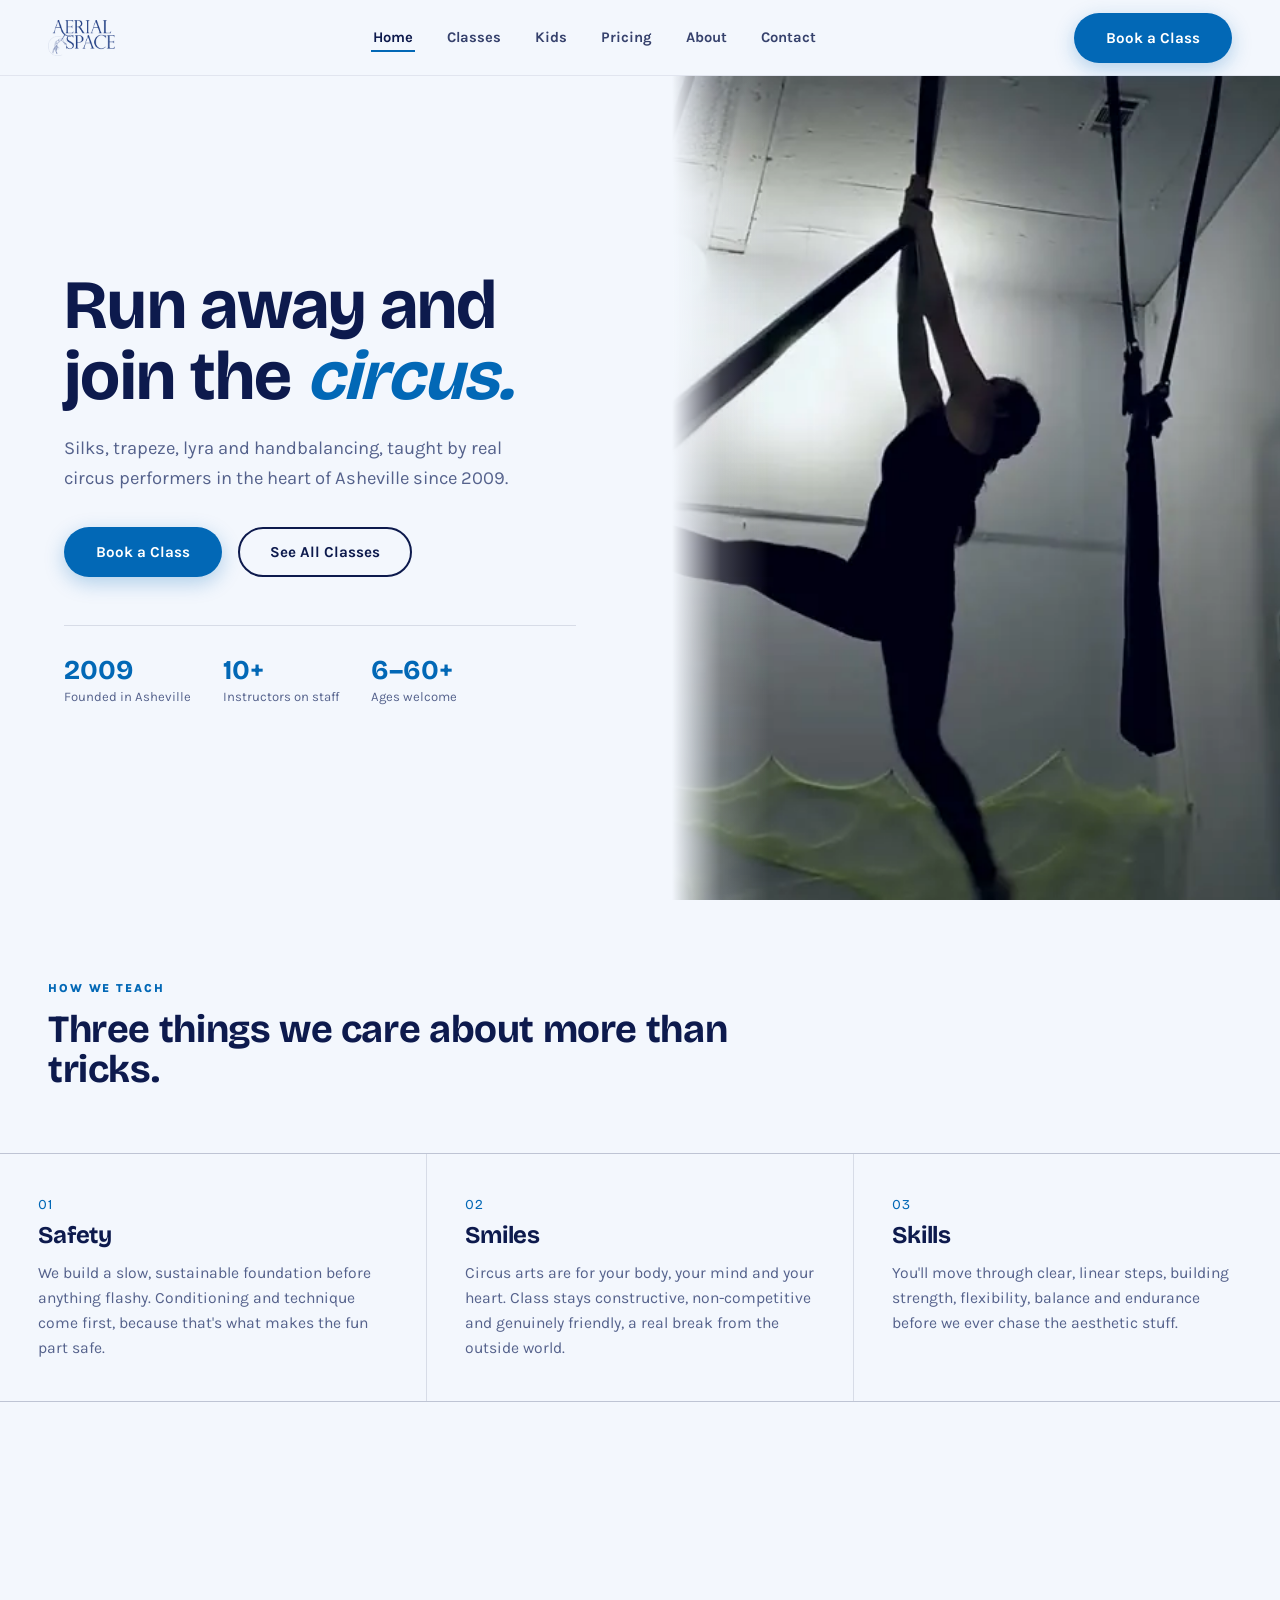
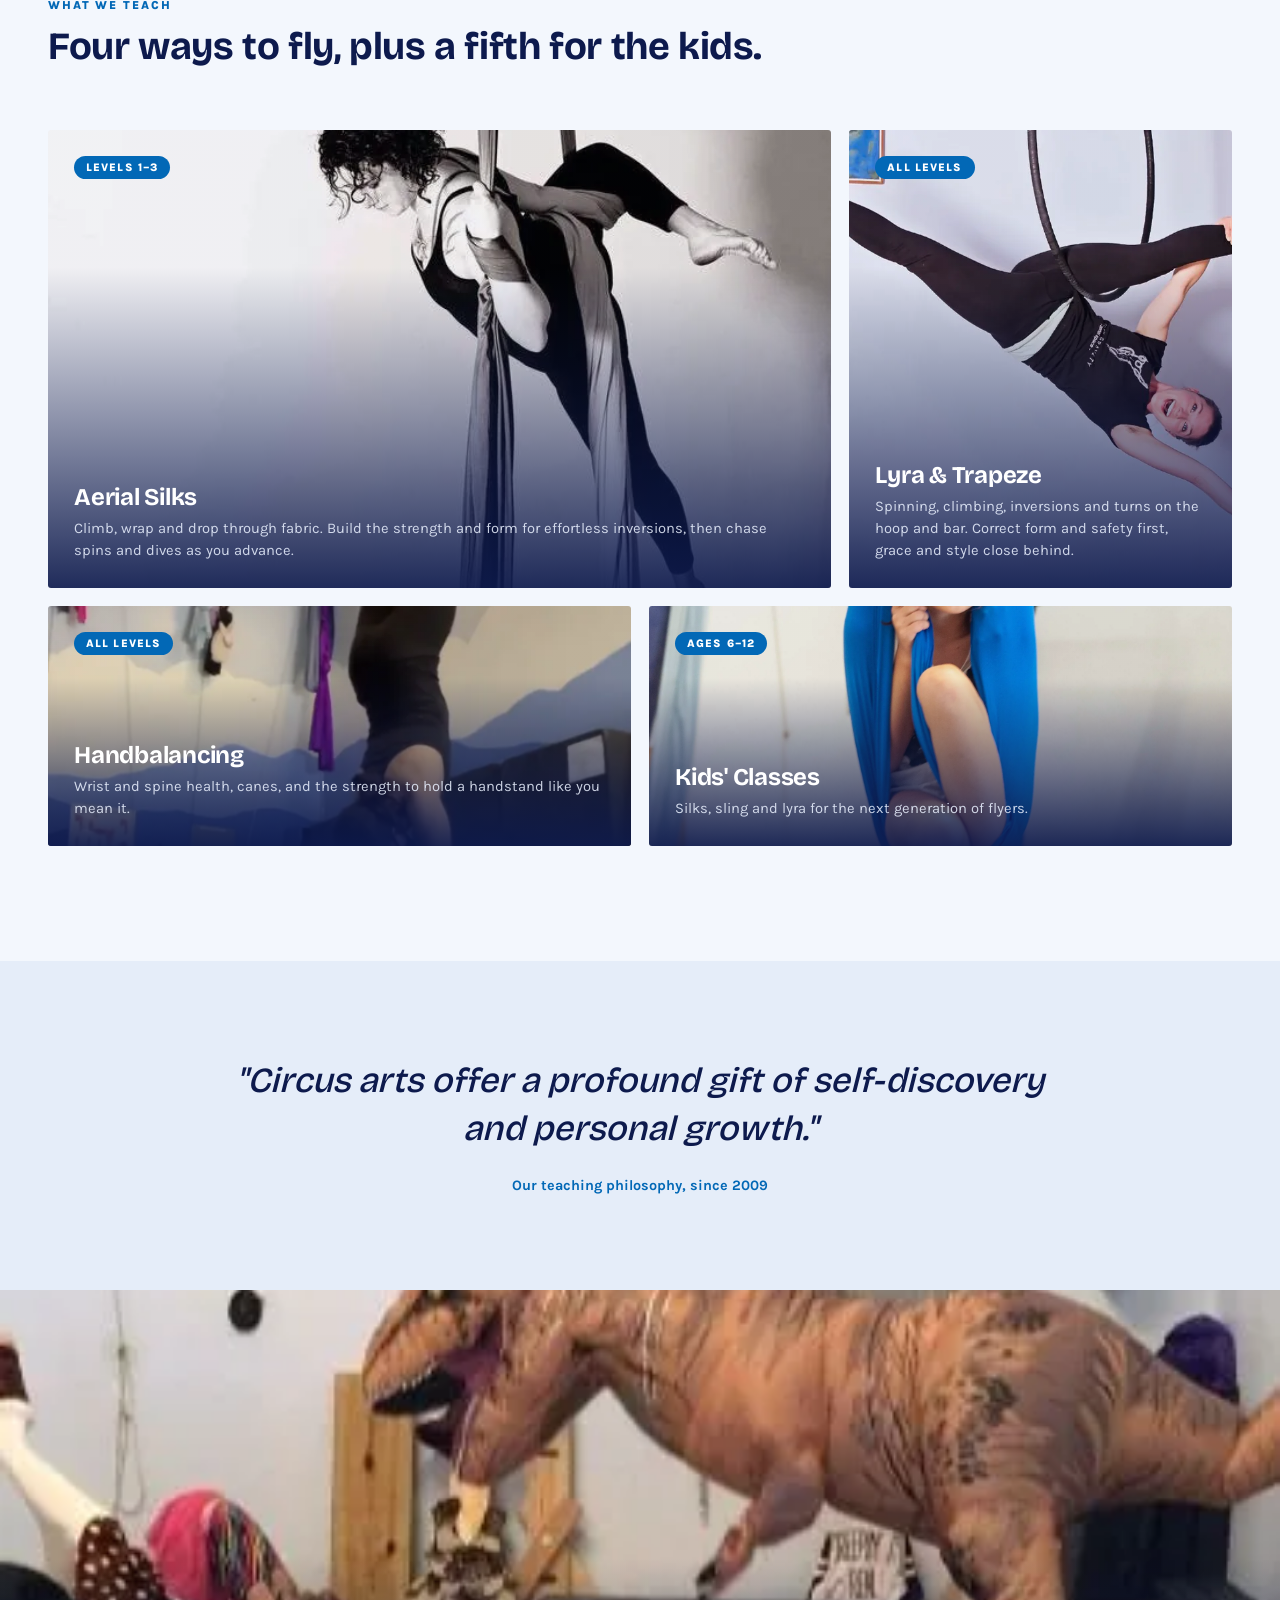
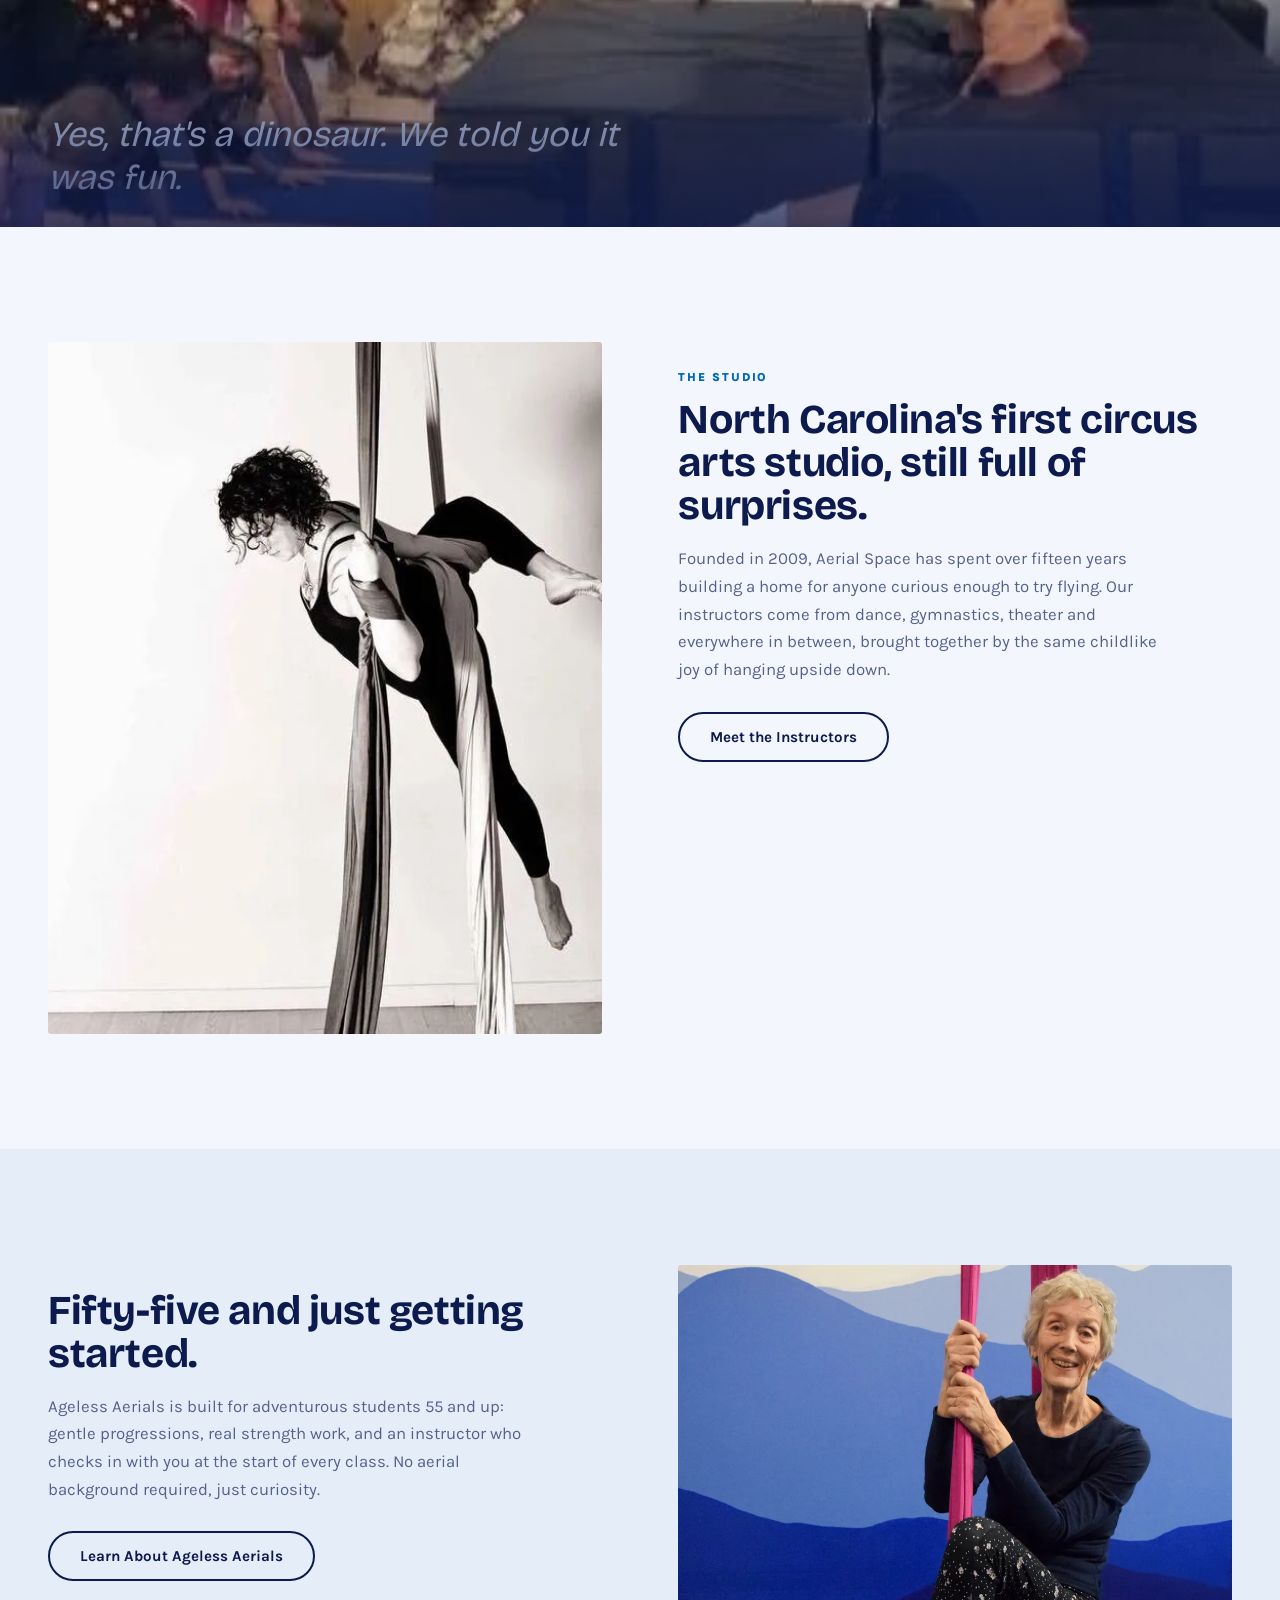
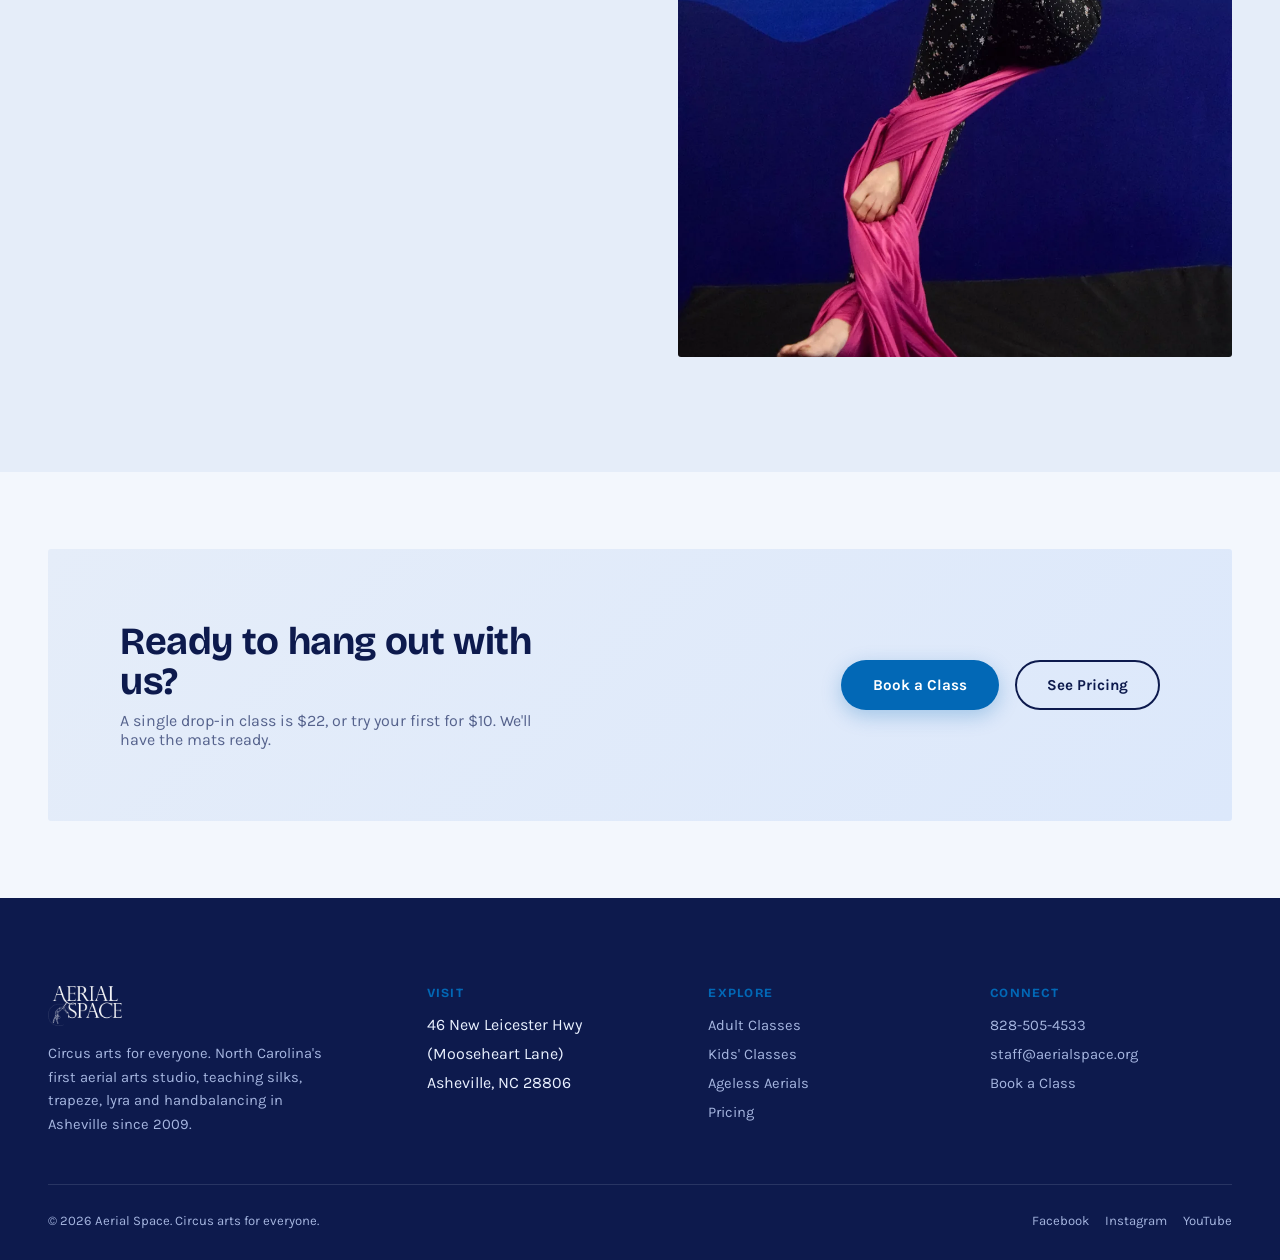
<file: index.html>
<!doctype html>
<html lang="en">
<head>
<meta charset="UTF-8">
<meta name="viewport" content="width=device-width, initial-scale=1.0">
<title>Aerial Space | Circus Arts For Everyone, Asheville NC</title>
<meta name="description" content="North Carolina's first circus arts studio. Aerial silks, trapeze, lyra, handbalancing and kids' classes in Asheville, since 2009.">
<link rel="preconnect" href="https://fonts.googleapis.com">
<link rel="preconnect" href="https://fonts.gstatic.com" crossorigin>
<link href="https://fonts.googleapis.com/css2?family=Bricolage+Grotesque:opsz,wght@12..96,400..800&family=Karla:ital,wght@0,400;0,500;0,700;1,400&display=swap" rel="stylesheet">
<link rel="stylesheet" href="css/style.css">
</head>
<body>

<header class="site-nav" id="siteNav">
  <div class="wrap">
    <a href="index.html" class="brand">
      <img src="img/misc/logo.webp" alt="Aerial Space">
    </a>
    <nav>
      <ul class="nav-links">
        <li><a href="index.html" class="current">Home</a></li>
        <li><a href="classes.html">Classes</a></li>
        <li><a href="kids-classes.html">Kids</a></li>
        <li><a href="pricing.html">Pricing</a></li>
        <li><a href="about.html">About</a></li>
        <li><a href="contact.html">Contact</a></li>
      </ul>
    </nav>
    <div class="nav-cta">
      <a href="schedule.html" class="btn btn-gold">Book a Class</a>
      <button class="nav-toggle" aria-label="Toggle menu" aria-expanded="false">
        <span></span><span></span><span></span>
      </button>
    </div>
  </div>
</header>

<main>

  <!-- HERO -->
  <section class="hero">
    <div class="hero-copy">
      <h1>Run away and join the <span class="accent-word">circus.</span></h1>
      <p class="lede">Silks, trapeze, lyra and handbalancing, taught by real circus performers in the heart of Asheville since 2009.</p>
      <div class="hero-actions">
        <a href="schedule.html" class="btn btn-gold">Book a Class</a>
        <a href="classes.html" class="btn btn-outline-ink">See All Classes</a>
      </div>
      <div class="hero-figures">
        <div><strong>2009</strong><span>Founded in Asheville</span></div>
        <div><strong>10+</strong><span>Instructors on staff</span></div>
        <div><strong>6&ndash;60+</strong><span>Ages welcome</span></div>
      </div>
    </div>
    <div class="hero-media">
      <video autoplay muted loop playsinline disablepictureinpicture preload="auto" poster="img/misc/hero-video-poster.webp" aria-label="Slow-motion silhouette of an aerial silks performance at Aerial Space">
        <source src="video/hero-loop.mp4" type="video/mp4">
      </video>
      <noscript><img src="img/misc/hero-lyraman.webp" alt="Students and instructors on aerial silks and trapeze at Aerial Space"></noscript>
    </div>
  </section>

  <!-- PHILOSOPHY TRIO -->
  <section class="section-tight">
    <div class="wrap">
      <div class="section-head reveal">
        <span class="eyebrow">How We Teach</span>
        <h2 style="font-size:clamp(1.8rem,3vw,2.6rem)">Three things we care about more than tricks.</h2>
      </div>
    </div>
    <div class="mt-lg trio reveal">
      <div>
        <span class="num">01</span>
        <h3>Safety</h3>
        <p>We build a slow, sustainable foundation before anything flashy. Conditioning and technique come first, because that's what makes the fun part safe.</p>
      </div>
      <div>
        <span class="num">02</span>
        <h3>Smiles</h3>
        <p>Circus arts are for your body, your mind and your heart. Class stays constructive, non-competitive and genuinely friendly, a real break from the outside world.</p>
      </div>
      <div>
        <span class="num">03</span>
        <h3>Skills</h3>
        <p>You'll move through clear, linear steps, building strength, flexibility, balance and endurance before we ever chase the aesthetic stuff.</p>
      </div>
    </div>
  </section>

  <!-- CLASS BENTO -->
  <section class="section">
    <div class="wrap">
      <div class="section-head reveal">
        <span class="eyebrow">What We Teach</span>
        <h2 style="font-size:clamp(1.8rem,3vw,2.6rem)">Four ways to fly, plus a fifth for the kids.</h2>
      </div>
      <div class="class-bento mt-lg reveal">
        <a class="class-card big" href="classes.html#silks">
          <img src="img/classes/silks-val.webp" alt="Student wrapped in aerial silks">
          <span class="tag">Levels 1&ndash;3</span>
          <h3>Aerial Silks</h3>
          <p>Climb, wrap and drop through fabric. Build the strength and form for effortless inversions, then chase spins and dives as you advance.</p>
        </a>
        <a class="class-card tall" href="classes.html#lyra">
          <img src="img/classes/lyra-trapeze.webp" alt="Instructor performing on an aerial hoop">
          <span class="tag">All Levels</span>
          <h3>Lyra &amp; Trapeze</h3>
          <p>Spinning, climbing, inversions and turns on the hoop and bar. Correct form and safety first, grace and style close behind.</p>
        </a>
        <a class="class-card wide" href="classes.html#handbalancing">
          <img src="img/classes/handbalancing.webp" alt="Student in a handstand on hand balancing canes">
          <span class="tag">All Levels</span>
          <h3>Handbalancing</h3>
          <p>Wrist and spine health, canes, and the strength to hold a handstand like you mean it.</p>
        </a>
        <a class="class-card small" href="kids-classes.html">
          <img src="img/classes/kids-2-action.webp" alt="Child peeking through an aerial hammock">
          <span class="tag">Ages 6&ndash;12</span>
          <h3>Kids' Classes</h3>
          <p>Silks, sling and lyra for the next generation of flyers.</p>
        </a>
      </div>
    </div>
  </section>

  <!-- QUOTE BAND -->
  <section class="quote-band reveal">
    <div class="wrap">
      <blockquote>"Circus arts offer a profound gift of self-discovery and personal growth."</blockquote>
      <cite>Our teaching philosophy, since 2009</cite>
    </div>
  </section>

  <!-- PHOTO MOMENT -->
  <div class="photo-band reveal">
    <img src="img/misc/dino.webp" alt="An instructor in an inflatable T-Rex costume visiting a kids' yoga class">
    <div class="caption">Yes, that's a dinosaur. We told you it was fun.</div>
  </div>

  <!-- ABOUT TEASER -->
  <section class="section">
    <div class="wrap">
      <div class="split reveal">
        <div class="split-media curtain">
          <img src="img/classes/silks-val.webp" alt="Aerialist in silks, black and white">
        </div>
        <div>
          <span class="eyebrow">The Studio</span>
          <h2 style="font-size:clamp(1.8rem,3.2vw,2.6rem)">North Carolina's first circus arts studio, still full of surprises.</h2>
          <p style="margin-top:18px;font-size:1.05rem;line-height:1.65;color:var(--text-ink-muted);max-width:48ch">Founded in 2009, Aerial Space has spent over fifteen years building a home for anyone curious enough to try flying. Our instructors come from dance, gymnastics, theater and everywhere in between, brought together by the same childlike joy of hanging upside down.</p>
          <a href="about.html" class="btn btn-outline-ink mt-lg" style="margin-top:28px">Meet the Instructors</a>
        </div>
      </div>
    </div>
  </section>

  <!-- AGELESS AERIALS PROMO -->
  <section class="section on-canvas-2">
    <div class="wrap">
      <div class="split reverse reveal">
        <div class="split-media curtain">
          <img src="img/misc/ageless-suzy.webp" alt="A smiling older student hanging on pink aerial silks">
        </div>
        <div>
          <h2 style="font-size:clamp(1.8rem,3.2vw,2.6rem)">Fifty-five and just getting started.</h2>
          <p style="margin-top:18px;font-size:1.05rem;line-height:1.65;color:var(--text-ink-muted);max-width:48ch">Ageless Aerials is built for adventurous students 55 and up: gentle progressions, real strength work, and an instructor who checks in with you at the start of every class. No aerial background required, just curiosity.</p>
          <a href="ageless-aerials.html" class="btn btn-outline-ink mt-lg" style="margin-top:28px">Learn About Ageless Aerials</a>
        </div>
      </div>
    </div>
  </section>

  <!-- CTA BAND -->
  <section class="section-tight">
    <div class="wrap">
      <div class="cta-band reveal">
        <div>
          <h2>Ready to hang out with us?</h2>
          <p>A single drop-in class is $22, or try your first for $10. We'll have the mats ready.</p>
        </div>
        <div style="display:flex;gap:16px;flex-wrap:wrap">
          <a href="schedule.html" class="btn btn-gold">Book a Class</a>
          <a href="pricing.html" class="btn btn-outline-ink">See Pricing</a>
        </div>
      </div>
    </div>
  </section>

</main>

<footer class="site-footer">
  <div class="wrap">
    <div class="footer-grid">
      <div class="brand-col">
        <img src="img/misc/logo.webp" alt="Aerial Space">
        <p>Circus arts for everyone. North Carolina's first aerial arts studio, teaching silks, trapeze, lyra and handbalancing in Asheville since 2009.</p>
      </div>
      <div>
        <h4>Visit</h4>
        <ul>
          <li>46 New Leicester Hwy</li>
          <li>(Mooseheart Lane)</li>
          <li>Asheville, NC 28806</li>
        </ul>
      </div>
      <div>
        <h4>Explore</h4>
        <ul>
          <li><a href="classes.html">Adult Classes</a></li>
          <li><a href="kids-classes.html">Kids' Classes</a></li>
          <li><a href="ageless-aerials.html">Ageless Aerials</a></li>
          <li><a href="pricing.html">Pricing</a></li>
        </ul>
      </div>
      <div>
        <h4>Connect</h4>
        <ul>
          <li><a href="tel:8285054533">828-505-4533</a></li>
          <li><a href="mailto:staff@aerialspace.org">staff@aerialspace.org</a></li>
          <li><a href="schedule.html">Book a Class</a></li>
        </ul>
      </div>
    </div>
    <div class="footer-bottom">
      <span>&copy; 2026 Aerial Space. Circus arts for everyone.</span>
      <div class="footer-social">
        <a href="https://www.facebook.com/aerialspace/?ref=hl" target="_blank" rel="noopener">Facebook</a>
        <a href="http://instagram.com/aerialspacestudio" target="_blank" rel="noopener">Instagram</a>
        <a href="https://www.youtube.com/channel/UCeYdohH5LJ2AC3PEmZyn-bA" target="_blank" rel="noopener">YouTube</a>
      </div>
    </div>
  </div>
</footer>

<script src="js/main.js"></script>
</body>
</html>
</file>
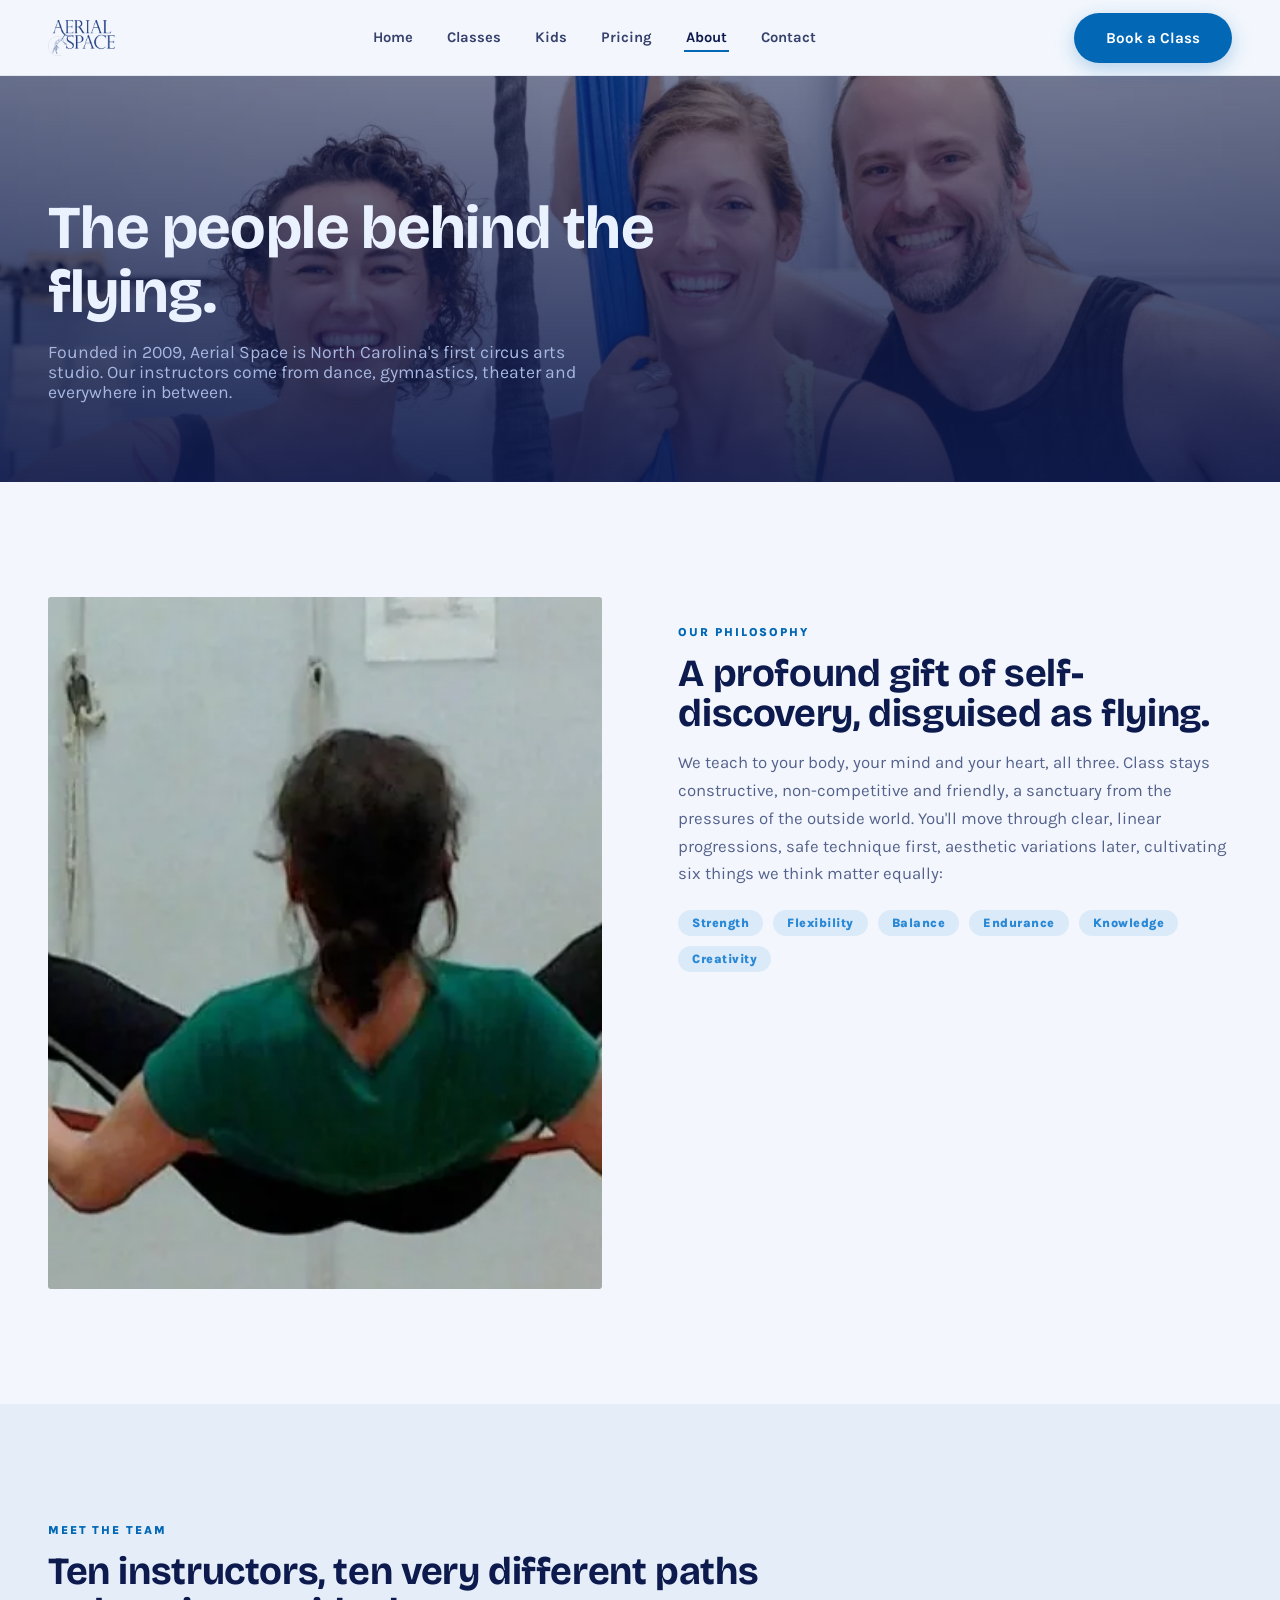
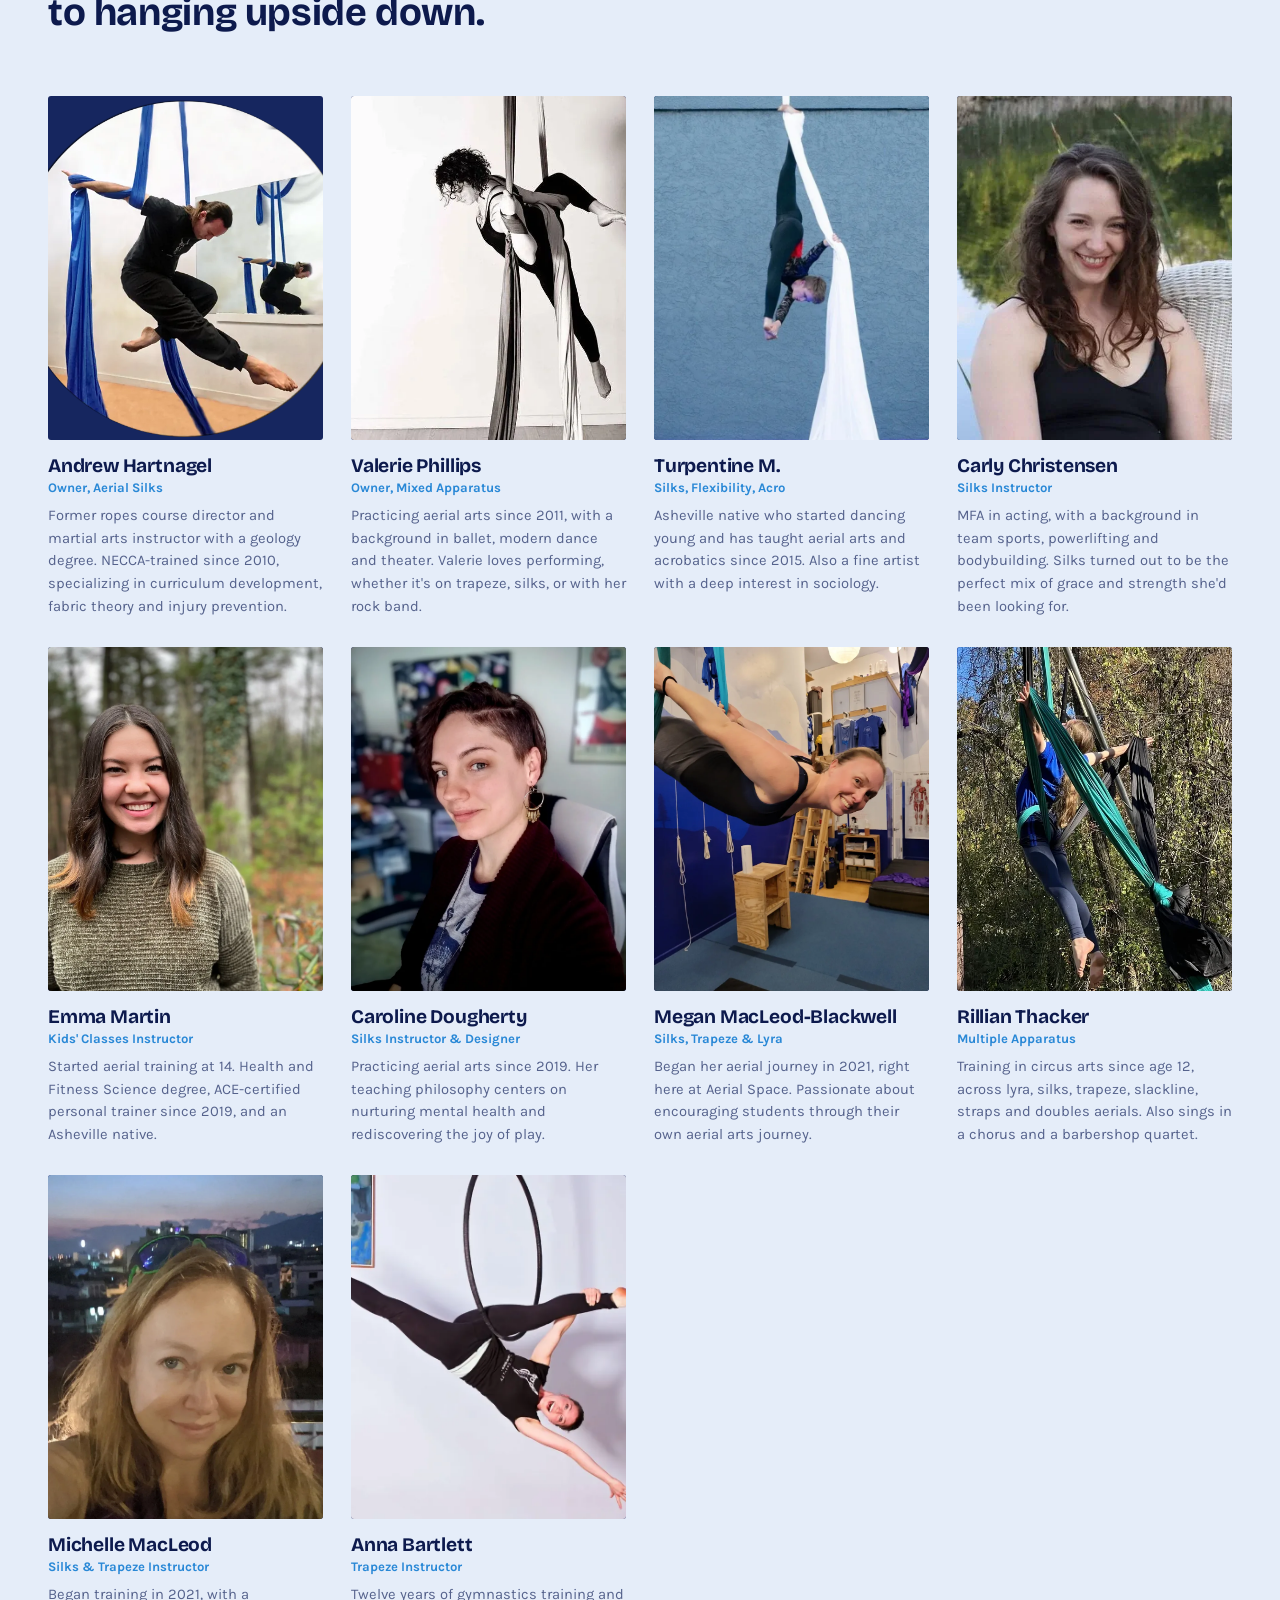
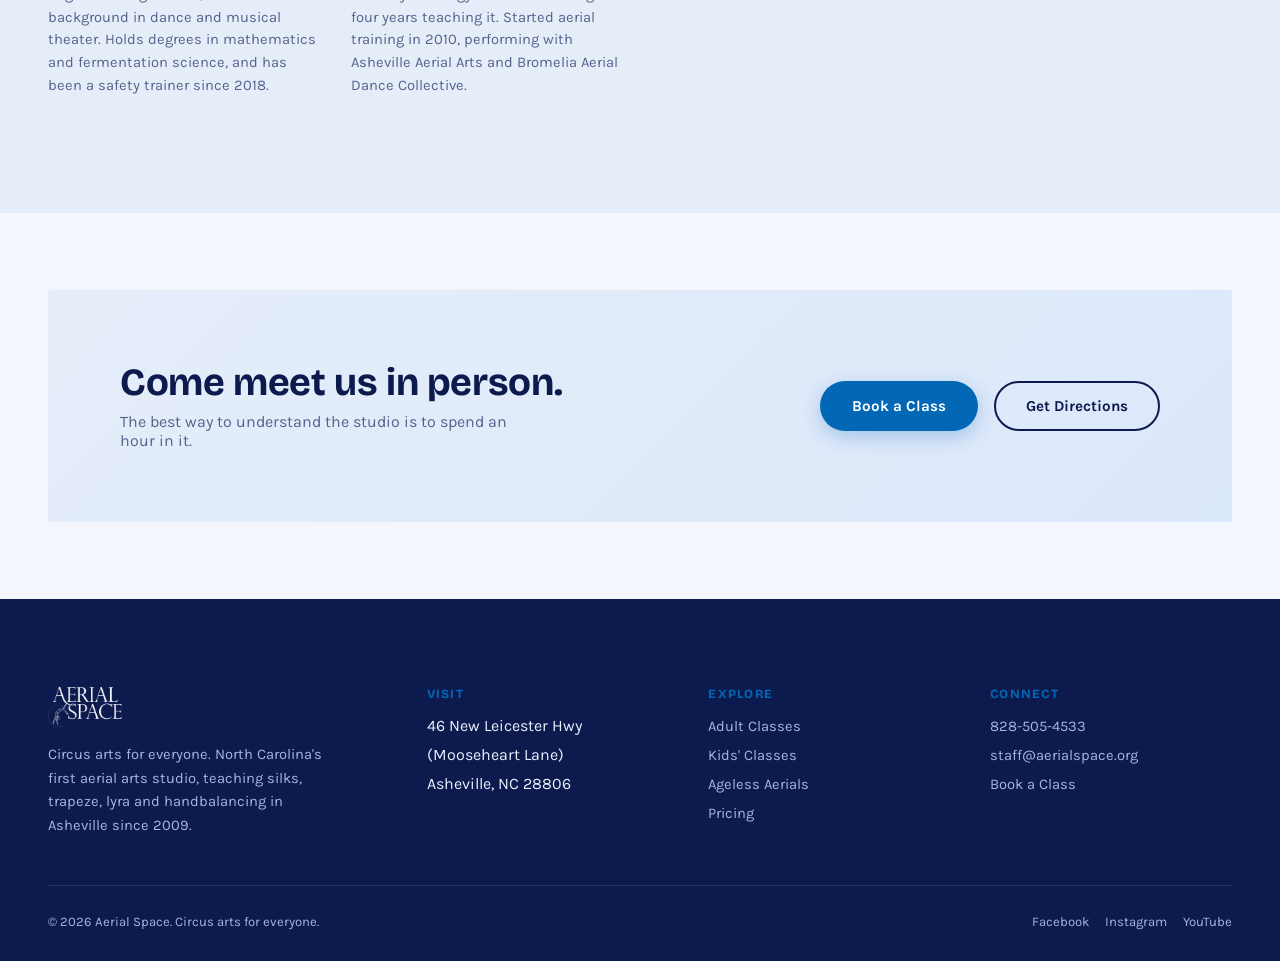
<file: about.html>
<!doctype html>
<html lang="en">
<head>
<meta charset="UTF-8">
<meta name="viewport" content="width=device-width, initial-scale=1.0">
<title>About &amp; Staff | Aerial Space</title>
<meta name="description" content="Meet the instructors and teaching philosophy behind Aerial Space, North Carolina's first circus arts studio.">
<link rel="preconnect" href="https://fonts.googleapis.com">
<link rel="preconnect" href="https://fonts.gstatic.com" crossorigin>
<link href="https://fonts.googleapis.com/css2?family=Bricolage+Grotesque:opsz,wght@12..96,400..800&family=Karla:ital,wght@0,400;0,500;0,700;1,400&display=swap" rel="stylesheet">
<link rel="stylesheet" href="css/style.css">
</head>
<body>

<header class="site-nav" id="siteNav">
  <div class="wrap">
    <a href="index.html" class="brand"><img src="img/misc/logo.webp" alt="Aerial Space"></a>
    <nav>
      <ul class="nav-links">
        <li><a href="index.html">Home</a></li>
        <li><a href="classes.html">Classes</a></li>
        <li><a href="kids-classes.html">Kids</a></li>
        <li><a href="pricing.html">Pricing</a></li>
        <li><a href="about.html" class="current">About</a></li>
        <li><a href="contact.html">Contact</a></li>
      </ul>
    </nav>
    <div class="nav-cta">
      <a href="schedule.html" class="btn btn-gold">Book a Class</a>
      <button class="nav-toggle" aria-label="Toggle menu" aria-expanded="false"><span></span><span></span><span></span></button>
    </div>
  </div>
</header>

<main>
  <section class="page-hero img" style="background-image:url('img/misc/contact-hero.webp');background-position:center 25%">
    <div class="wrap">
      <h1>The people behind the flying.</h1>
      <p class="lede">Founded in 2009, Aerial Space is North Carolina's first circus arts studio. Our instructors come from dance, gymnastics, theater and everywhere in between.</p>
    </div>
  </section>

  <section class="section">
    <div class="wrap">
      <div class="split reveal">
        <div class="split-media curtain">
          <img src="img/misc/slackline.webp" alt="Instructor on a static trapeze bar, arms outstretched">
        </div>
        <div>
          <span class="eyebrow">Our Philosophy</span>
          <h2 style="font-size:clamp(1.8rem,3vw,2.6rem)">A profound gift of self-discovery, disguised as flying.</h2>
          <p style="margin-top:16px;font-size:1.05rem;line-height:1.65;color:var(--text-ink-muted)">We teach to your body, your mind and your heart, all three. Class stays constructive, non-competitive and friendly, a sanctuary from the pressures of the outside world. You'll move through clear, linear progressions, safe technique first, aesthetic variations later, cultivating six things we think matter equally:</p>
          <div style="display:flex;flex-wrap:wrap;gap:10px;margin-top:22px">
            <span class="pill">Strength</span>
            <span class="pill">Flexibility</span>
            <span class="pill">Balance</span>
            <span class="pill">Endurance</span>
            <span class="pill">Knowledge</span>
            <span class="pill">Creativity</span>
          </div>
        </div>
      </div>
    </div>
  </section>

  <section class="section on-canvas-2" id="staff">
    <div class="wrap">
      <div class="section-head reveal">
        <span class="eyebrow">Meet The Team</span>
        <h2 style="font-size:clamp(1.8rem,3vw,2.6rem)">Ten instructors, ten very different paths to hanging upside down.</h2>
      </div>
      <div class="staff-grid mt-lg reveal">
        <div class="staff-card">
          <div class="staff-photo curtain"><img src="img/staff/andrew.webp" alt="Andrew Hartnagel"></div>
          <h3>Andrew Hartnagel</h3>
          <span class="role">Owner, Aerial Silks</span>
          <p class="bio">Former ropes course director and martial arts instructor with a geology degree. NECCA-trained since 2010, specializing in curriculum development, fabric theory and injury prevention.</p>
        </div>
        <div class="staff-card">
          <div class="staff-photo curtain"><img src="img/staff/valerie.webp" alt="Valerie Phillips"></div>
          <h3>Valerie Phillips</h3>
          <span class="role">Owner, Mixed Apparatus</span>
          <p class="bio">Practicing aerial arts since 2011, with a background in ballet, modern dance and theater. Valerie loves performing, whether it's on trapeze, silks, or with her rock band.</p>
        </div>
        <div class="staff-card">
          <div class="staff-photo curtain"><img src="img/staff/turpentine.webp" alt="Turpentine M."></div>
          <h3>Turpentine M.</h3>
          <span class="role">Silks, Flexibility, Acro</span>
          <p class="bio">Asheville native who started dancing young and has taught aerial arts and acrobatics since 2015. Also a fine artist with a deep interest in sociology.</p>
        </div>
        <div class="staff-card">
          <div class="staff-photo curtain"><img src="img/staff/carly.webp" alt="Carly Christensen"></div>
          <h3>Carly Christensen</h3>
          <span class="role">Silks Instructor</span>
          <p class="bio">MFA in acting, with a background in team sports, powerlifting and bodybuilding. Silks turned out to be the perfect mix of grace and strength she'd been looking for.</p>
        </div>
        <div class="staff-card">
          <div class="staff-photo curtain"><img src="img/staff/emma.webp" alt="Emma Martin" style="object-position:center 15%"></div>
          <h3>Emma Martin</h3>
          <span class="role">Kids' Classes Instructor</span>
          <p class="bio">Started aerial training at 14. Health and Fitness Science degree, ACE-certified personal trainer since 2019, and an Asheville native.</p>
        </div>
        <div class="staff-card">
          <div class="staff-photo curtain"><img src="img/staff/caroline.webp" alt="Caroline Dougherty"></div>
          <h3>Caroline Dougherty</h3>
          <span class="role">Silks Instructor &amp; Designer</span>
          <p class="bio">Practicing aerial arts since 2019. Her teaching philosophy centers on nurturing mental health and rediscovering the joy of play.</p>
        </div>
        <div class="staff-card">
          <div class="staff-photo curtain"><img src="img/staff/megan.webp" alt="Megan MacLeod-Blackwell"></div>
          <h3>Megan MacLeod-Blackwell</h3>
          <span class="role">Silks, Trapeze &amp; Lyra</span>
          <p class="bio">Began her aerial journey in 2021, right here at Aerial Space. Passionate about encouraging students through their own aerial arts journey.</p>
        </div>
        <div class="staff-card">
          <div class="staff-photo curtain"><img src="img/staff/rillian.webp" alt="Rillian Thacker"></div>
          <h3>Rillian Thacker</h3>
          <span class="role">Multiple Apparatus</span>
          <p class="bio">Training in circus arts since age 12, across lyra, silks, trapeze, slackline, straps and doubles aerials. Also sings in a chorus and a barbershop quartet.</p>
        </div>
        <div class="staff-card">
          <div class="staff-photo curtain"><img src="img/staff/michelle.webp" alt="Michelle MacLeod"></div>
          <h3>Michelle MacLeod</h3>
          <span class="role">Silks &amp; Trapeze Instructor</span>
          <p class="bio">Began training in 2021, with a background in dance and musical theater. Holds degrees in mathematics and fermentation science, and has been a safety trainer since 2018.</p>
        </div>
        <div class="staff-card">
          <div class="staff-photo curtain"><img src="img/staff/anna.webp" alt="Anna Bartlett"></div>
          <h3>Anna Bartlett</h3>
          <span class="role">Trapeze Instructor</span>
          <p class="bio">Twelve years of gymnastics training and four years teaching it. Started aerial training in 2010, performing with Asheville Aerial Arts and Bromelia Aerial Dance Collective.</p>
        </div>
      </div>
    </div>
  </section>

  <section class="section-tight">
    <div class="wrap">
      <div class="cta-band reveal">
        <div>
          <h2>Come meet us in person.</h2>
          <p>The best way to understand the studio is to spend an hour in it.</p>
        </div>
        <div style="display:flex;gap:16px;flex-wrap:wrap">
          <a href="schedule.html" class="btn btn-gold">Book a Class</a>
          <a href="contact.html" class="btn btn-outline-ink">Get Directions</a>
        </div>
      </div>
    </div>
  </section>
</main>

<footer class="site-footer">
  <div class="wrap">
    <div class="footer-grid">
      <div class="brand-col">
        <img src="img/misc/logo.webp" alt="Aerial Space">
        <p>Circus arts for everyone. North Carolina's first aerial arts studio, teaching silks, trapeze, lyra and handbalancing in Asheville since 2009.</p>
      </div>
      <div>
        <h4>Visit</h4>
        <ul>
          <li>46 New Leicester Hwy</li>
          <li>(Mooseheart Lane)</li>
          <li>Asheville, NC 28806</li>
        </ul>
      </div>
      <div>
        <h4>Explore</h4>
        <ul>
          <li><a href="classes.html">Adult Classes</a></li>
          <li><a href="kids-classes.html">Kids' Classes</a></li>
          <li><a href="ageless-aerials.html">Ageless Aerials</a></li>
          <li><a href="pricing.html">Pricing</a></li>
        </ul>
      </div>
      <div>
        <h4>Connect</h4>
        <ul>
          <li><a href="tel:8285054533">828-505-4533</a></li>
          <li><a href="mailto:staff@aerialspace.org">staff@aerialspace.org</a></li>
          <li><a href="schedule.html">Book a Class</a></li>
        </ul>
      </div>
    </div>
    <div class="footer-bottom">
      <span>&copy; 2026 Aerial Space. Circus arts for everyone.</span>
      <div class="footer-social">
        <a href="https://www.facebook.com/aerialspace/?ref=hl" target="_blank" rel="noopener">Facebook</a>
        <a href="http://instagram.com/aerialspacestudio" target="_blank" rel="noopener">Instagram</a>
        <a href="https://www.youtube.com/channel/UCeYdohH5LJ2AC3PEmZyn-bA" target="_blank" rel="noopener">YouTube</a>
      </div>
    </div>
  </div>
</footer>

<script src="js/main.js"></script>
</body>
</html>
</file>
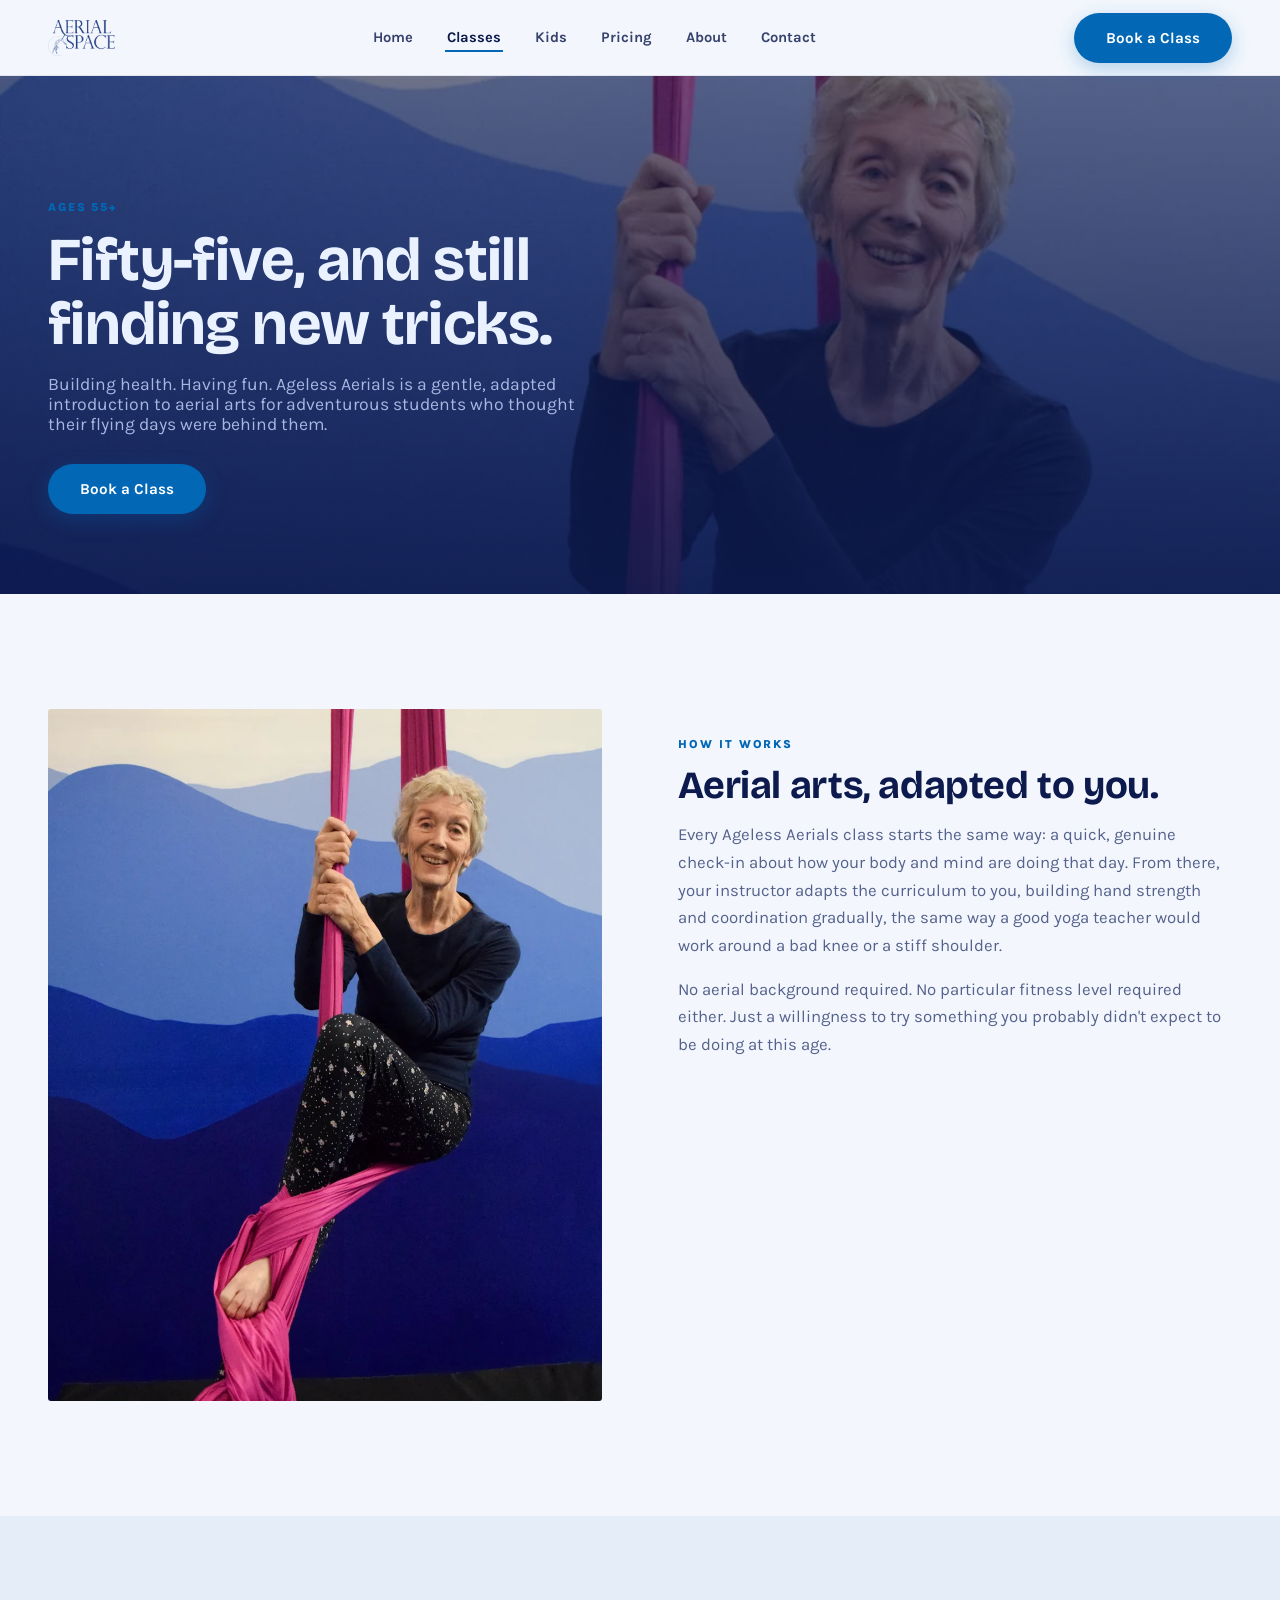
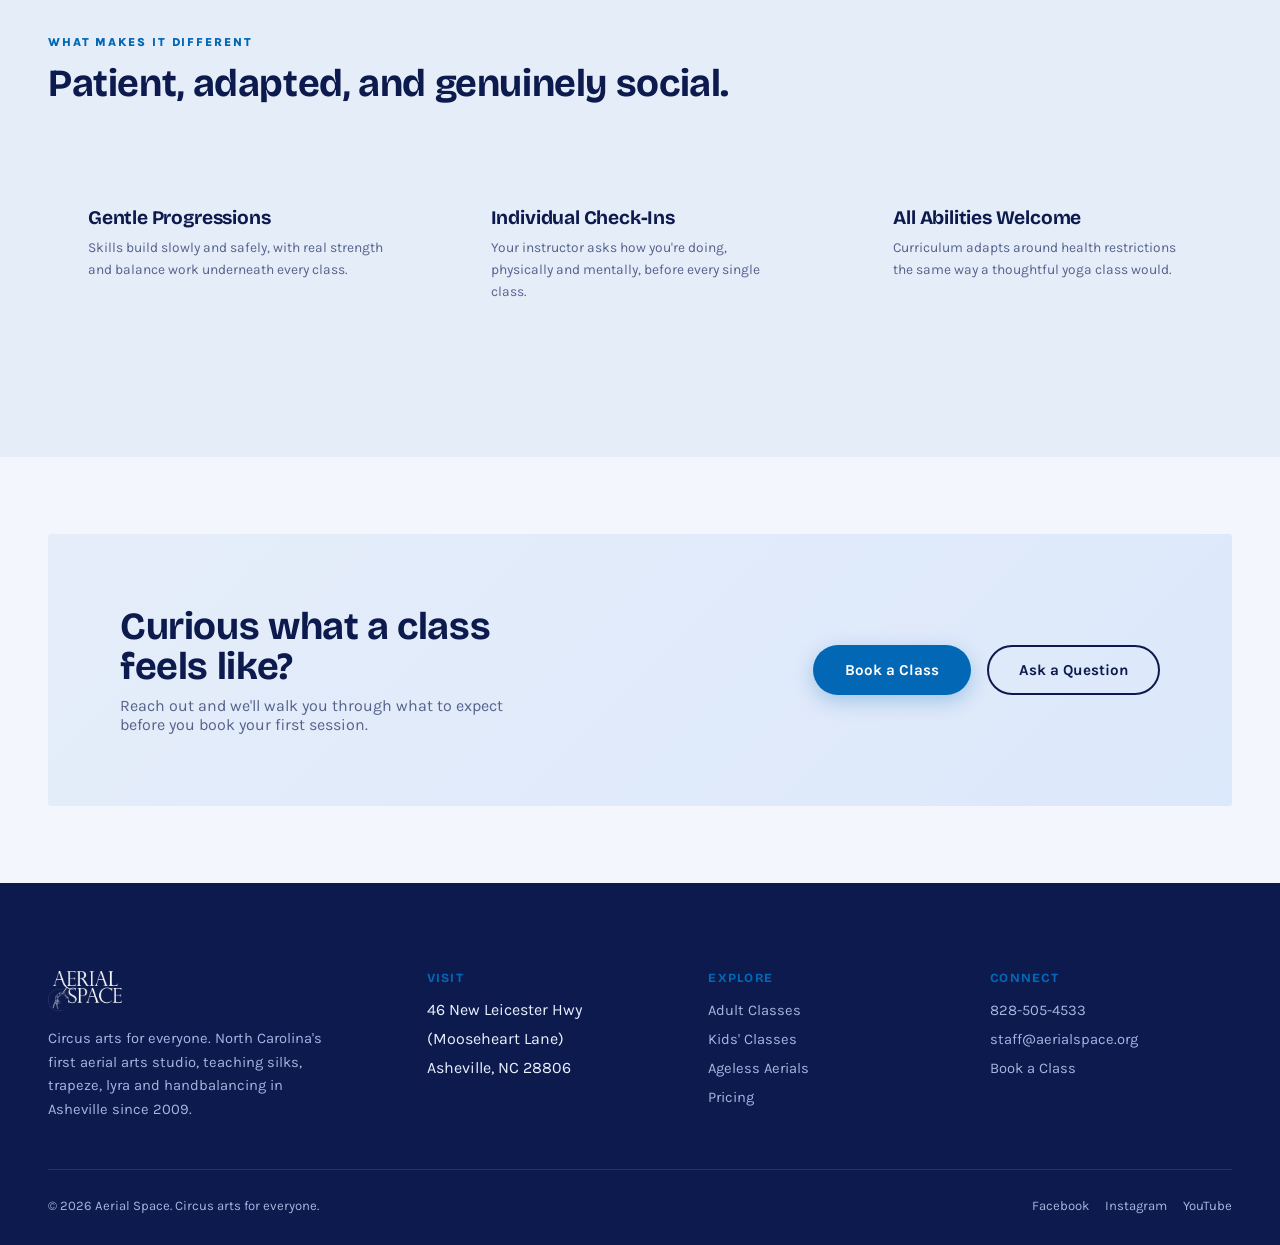
<file: ageless-aerials.html>
<!doctype html>
<html lang="en">
<head>
<meta charset="UTF-8">
<meta name="viewport" content="width=device-width, initial-scale=1.0">
<title>Ageless Aerials | Aerial Space</title>
<meta name="description" content="Ageless Aerials at Aerial Space: gentle, adapted aerial arts classes for adventurous students 55 and up. Asheville, NC.">
<link rel="preconnect" href="https://fonts.googleapis.com">
<link rel="preconnect" href="https://fonts.gstatic.com" crossorigin>
<link href="https://fonts.googleapis.com/css2?family=Bricolage+Grotesque:opsz,wght@12..96,400..800&family=Karla:ital,wght@0,400;0,500;0,700;1,400&display=swap" rel="stylesheet">
<link rel="stylesheet" href="css/style.css">
</head>
<body>

<header class="site-nav" id="siteNav">
  <div class="wrap">
    <a href="index.html" class="brand"><img src="img/misc/logo.webp" alt="Aerial Space"></a>
    <nav>
      <ul class="nav-links">
        <li><a href="index.html">Home</a></li>
        <li><a href="classes.html" class="current">Classes</a></li>
        <li><a href="kids-classes.html">Kids</a></li>
        <li><a href="pricing.html">Pricing</a></li>
        <li><a href="about.html">About</a></li>
        <li><a href="contact.html">Contact</a></li>
      </ul>
    </nav>
    <div class="nav-cta">
      <a href="schedule.html" class="btn btn-gold">Book a Class</a>
      <button class="nav-toggle" aria-label="Toggle menu" aria-expanded="false"><span></span><span></span><span></span></button>
    </div>
  </div>
</header>

<main>
  <section class="page-hero img" style="background-image:url('img/misc/ageless-suzy.webp');background-position:center 15%">
    <div class="wrap">
      <span class="eyebrow">Ages 55+</span>
      <h1>Fifty-five, and still finding new tricks.</h1>
      <p class="lede">Building health. Having fun. Ageless Aerials is a gentle, adapted introduction to aerial arts for adventurous students who thought their flying days were behind them.</p>
      <div style="margin-top:30px"><a href="schedule.html" class="btn btn-gold">Book a Class</a></div>
    </div>
  </section>

  <section class="section">
    <div class="wrap">
      <div class="split reveal">
        <div class="split-media curtain">
          <img src="img/misc/ageless-suzy.webp" alt="An older student smiling while hanging on pink aerial silks" style="object-position:center 12%">
        </div>
        <div>
          <span class="eyebrow">How It Works</span>
          <h2 style="font-size:clamp(1.8rem,3vw,2.6rem)">Aerial arts, adapted to you.</h2>
          <p style="margin-top:16px;font-size:1.05rem;line-height:1.65;color:var(--text-ink-muted)">Every Ageless Aerials class starts the same way: a quick, genuine check-in about how your body and mind are doing that day. From there, your instructor adapts the curriculum to you, building hand strength and coordination gradually, the same way a good yoga teacher would work around a bad knee or a stiff shoulder.</p>
          <p style="margin-top:16px;font-size:1.05rem;line-height:1.65;color:var(--text-ink-muted)">No aerial background required. No particular fitness level required either. Just a willingness to try something you probably didn't expect to be doing at this age.</p>
        </div>
      </div>
    </div>
  </section>

  <section class="section on-canvas-2">
    <div class="wrap">
      <div class="section-head reveal">
        <span class="eyebrow">What Makes It Different</span>
        <h2 style="font-size:clamp(1.8rem,3vw,2.6rem)">Patient, adapted, and genuinely social.</h2>
      </div>
      <div class="three-col mt-lg reveal">
        <div class="price-panel">
          <h3 style="font-size:1.2rem">Gentle Progressions</h3>
          <p class="note" style="margin-top:8px">Skills build slowly and safely, with real strength and balance work underneath every class.</p>
        </div>
        <div class="price-panel">
          <h3 style="font-size:1.2rem">Individual Check-Ins</h3>
          <p class="note" style="margin-top:8px">Your instructor asks how you're doing, physically and mentally, before every single class.</p>
        </div>
        <div class="price-panel">
          <h3 style="font-size:1.2rem">All Abilities Welcome</h3>
          <p class="note" style="margin-top:8px">Curriculum adapts around health restrictions the same way a thoughtful yoga class would.</p>
        </div>
      </div>
    </div>
  </section>

  <section class="section-tight">
    <div class="wrap">
      <div class="cta-band reveal">
        <div>
          <h2>Curious what a class feels like?</h2>
          <p>Reach out and we'll walk you through what to expect before you book your first session.</p>
        </div>
        <div style="display:flex;gap:16px;flex-wrap:wrap">
          <a href="schedule.html" class="btn btn-gold">Book a Class</a>
          <a href="contact.html" class="btn btn-outline-ink">Ask a Question</a>
        </div>
      </div>
    </div>
  </section>
</main>

<footer class="site-footer">
  <div class="wrap">
    <div class="footer-grid">
      <div class="brand-col">
        <img src="img/misc/logo.webp" alt="Aerial Space">
        <p>Circus arts for everyone. North Carolina's first aerial arts studio, teaching silks, trapeze, lyra and handbalancing in Asheville since 2009.</p>
      </div>
      <div>
        <h4>Visit</h4>
        <ul>
          <li>46 New Leicester Hwy</li>
          <li>(Mooseheart Lane)</li>
          <li>Asheville, NC 28806</li>
        </ul>
      </div>
      <div>
        <h4>Explore</h4>
        <ul>
          <li><a href="classes.html">Adult Classes</a></li>
          <li><a href="kids-classes.html">Kids' Classes</a></li>
          <li><a href="ageless-aerials.html">Ageless Aerials</a></li>
          <li><a href="pricing.html">Pricing</a></li>
        </ul>
      </div>
      <div>
        <h4>Connect</h4>
        <ul>
          <li><a href="tel:8285054533">828-505-4533</a></li>
          <li><a href="mailto:staff@aerialspace.org">staff@aerialspace.org</a></li>
          <li><a href="schedule.html">Book a Class</a></li>
        </ul>
      </div>
    </div>
    <div class="footer-bottom">
      <span>&copy; 2026 Aerial Space. Circus arts for everyone.</span>
      <div class="footer-social">
        <a href="https://www.facebook.com/aerialspace/?ref=hl" target="_blank" rel="noopener">Facebook</a>
        <a href="http://instagram.com/aerialspacestudio" target="_blank" rel="noopener">Instagram</a>
        <a href="https://www.youtube.com/channel/UCeYdohH5LJ2AC3PEmZyn-bA" target="_blank" rel="noopener">YouTube</a>
      </div>
    </div>
  </div>
</footer>

<script src="js/main.js"></script>
</body>
</html>
</file>
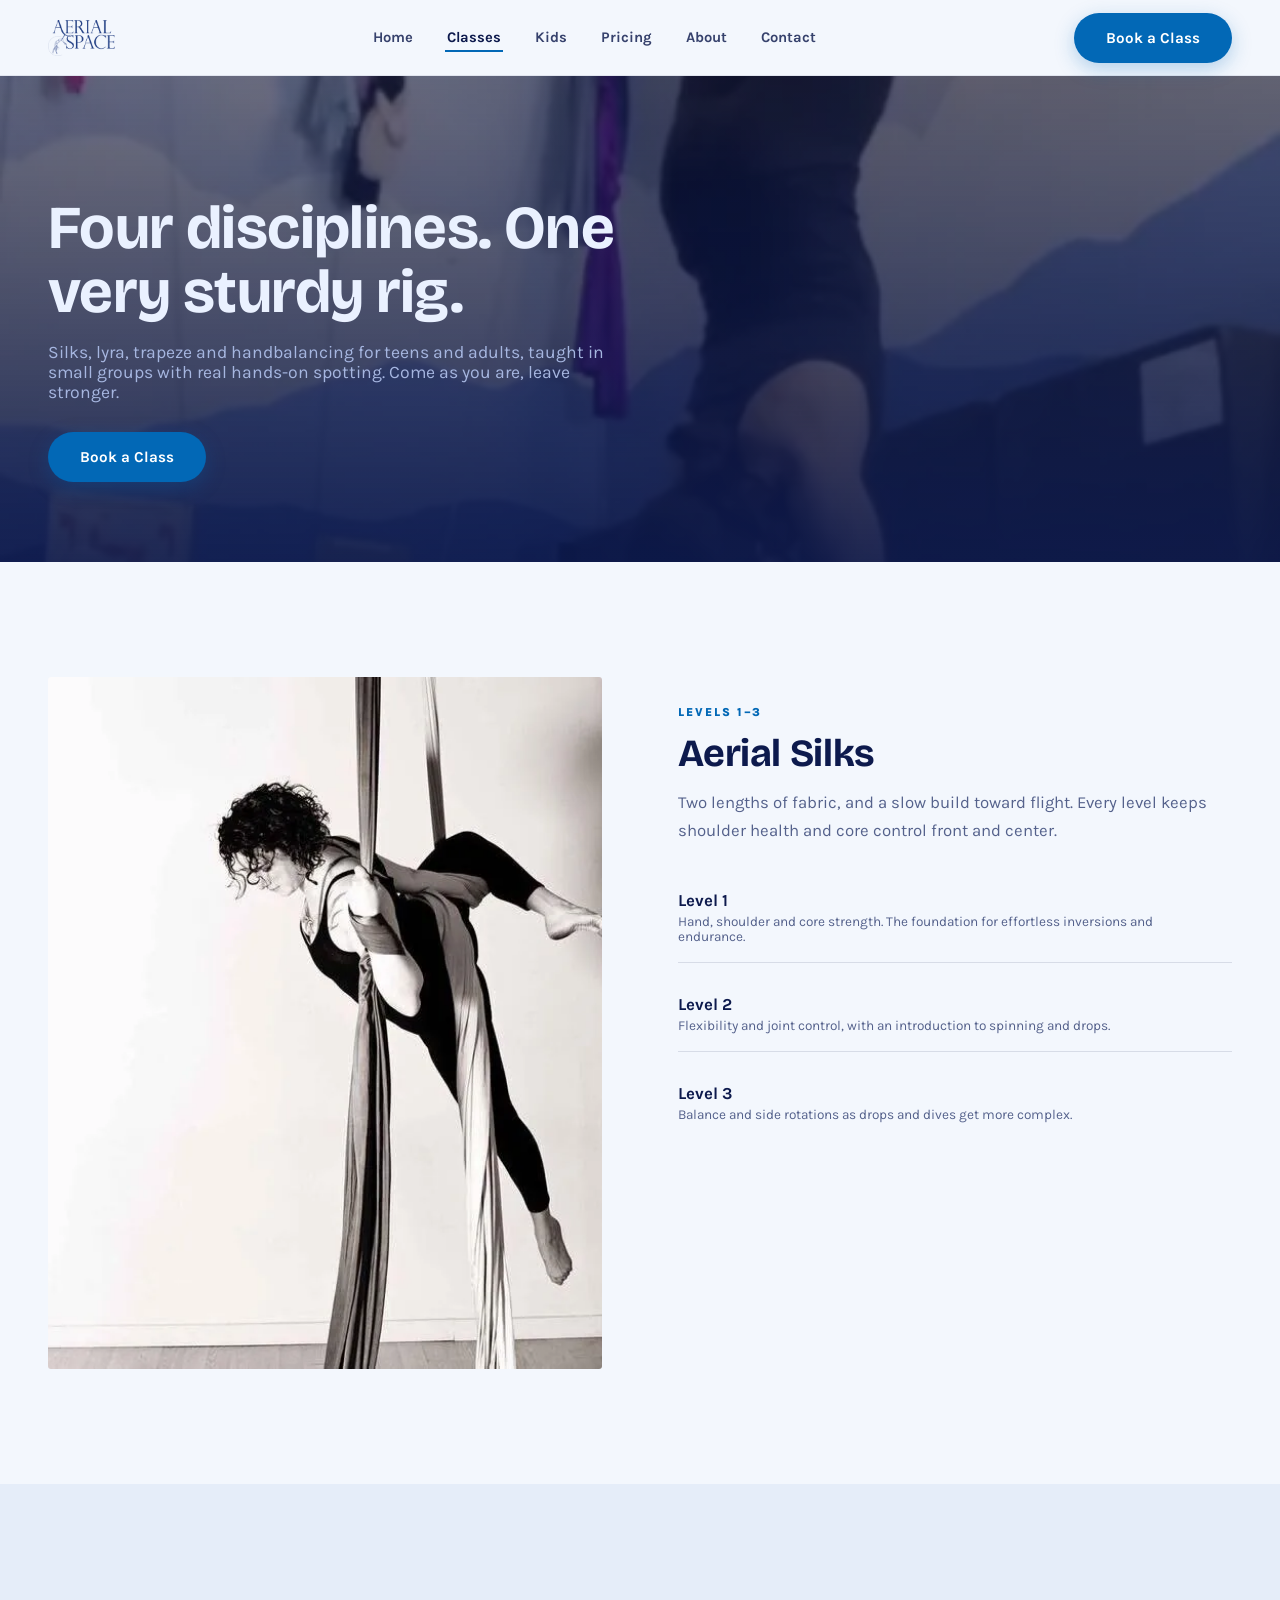
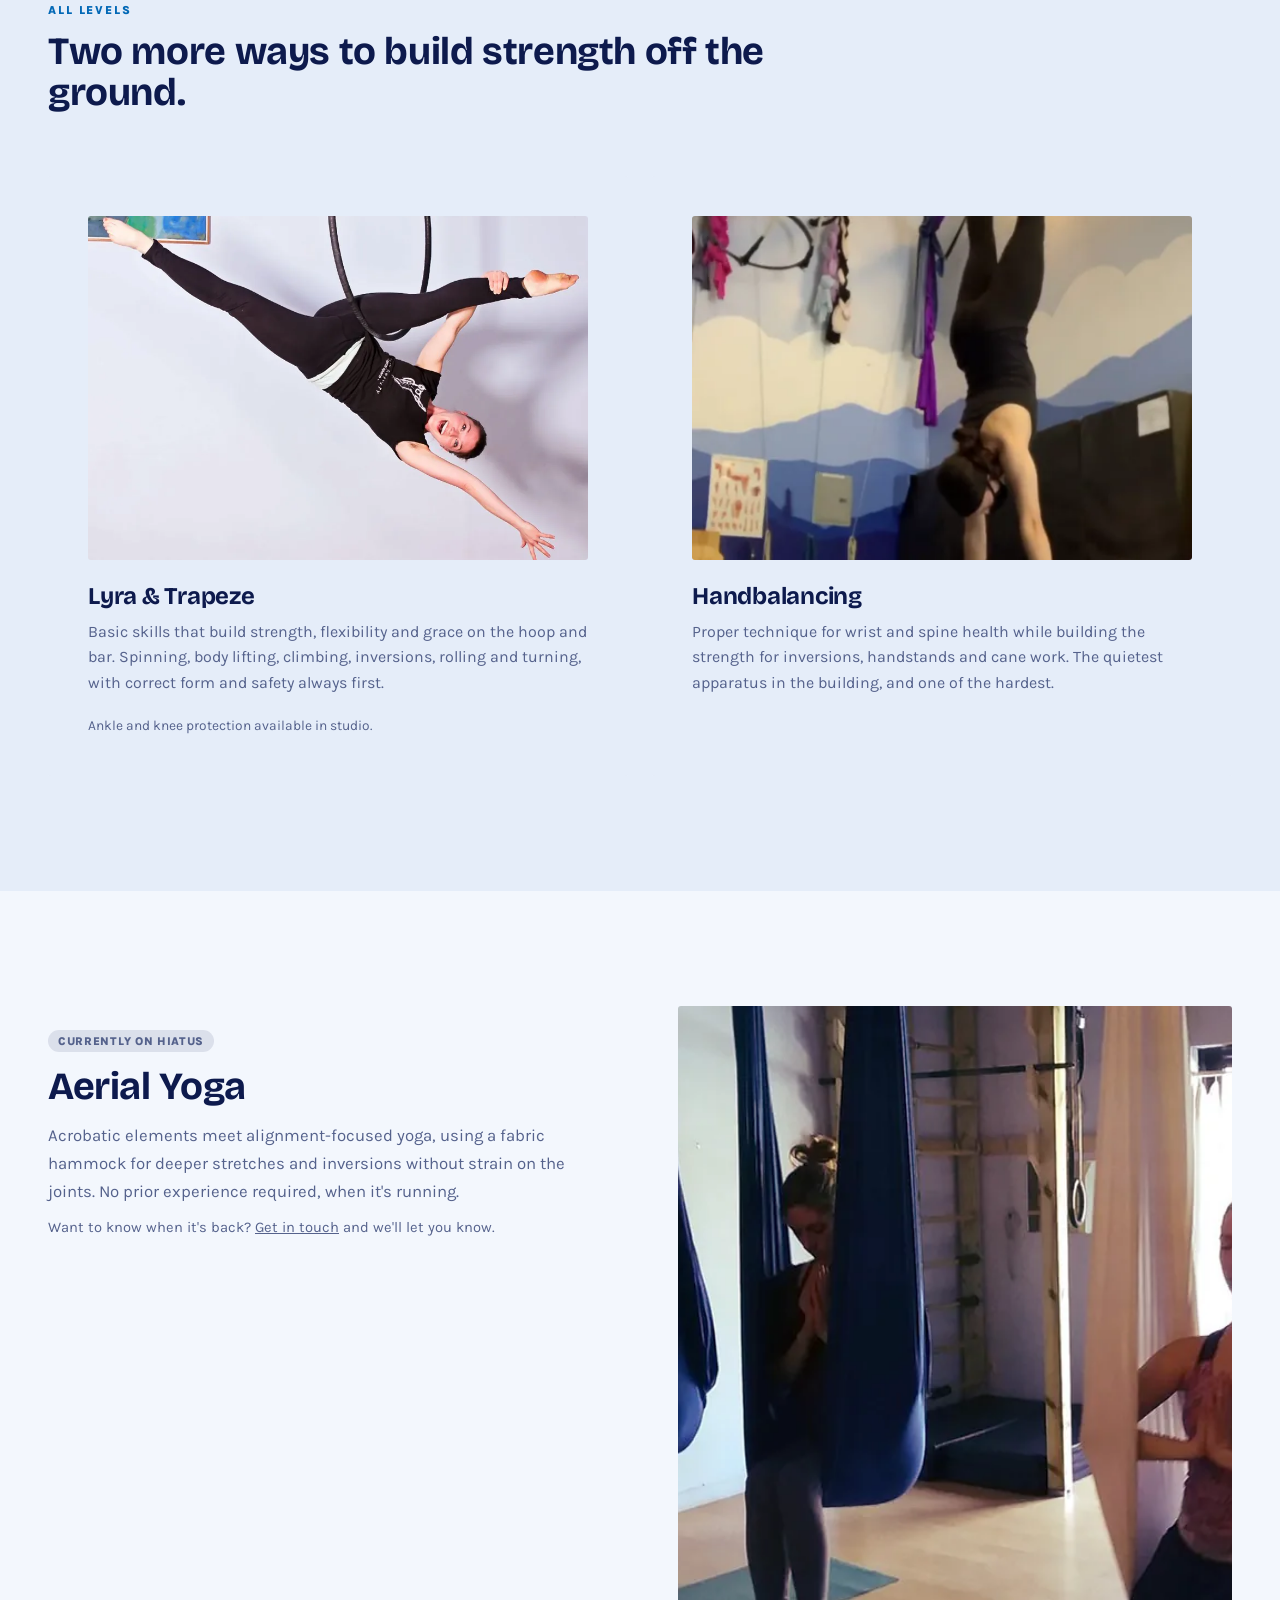
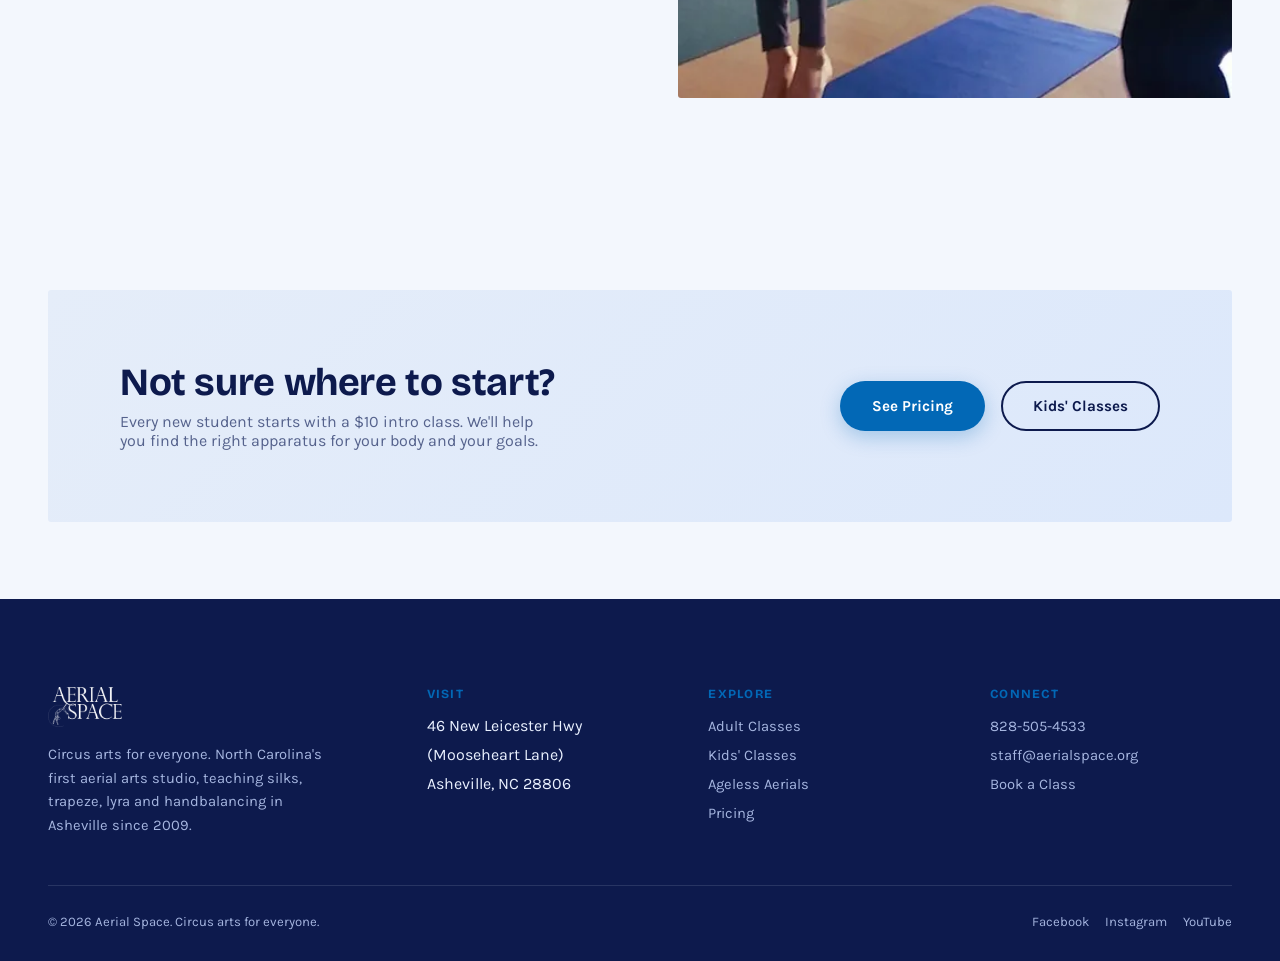
<file: classes.html>
<!doctype html>
<html lang="en">
<head>
<meta charset="UTF-8">
<meta name="viewport" content="width=device-width, initial-scale=1.0">
<title>Adult Classes | Aerial Space</title>
<meta name="description" content="Aerial silks, lyra, trapeze and handbalancing classes for adults at Aerial Space, Asheville NC. All levels welcome.">
<link rel="preconnect" href="https://fonts.googleapis.com">
<link rel="preconnect" href="https://fonts.gstatic.com" crossorigin>
<link href="https://fonts.googleapis.com/css2?family=Bricolage+Grotesque:opsz,wght@12..96,400..800&family=Karla:ital,wght@0,400;0,500;0,700;1,400&display=swap" rel="stylesheet">
<link rel="stylesheet" href="css/style.css">
</head>
<body>

<header class="site-nav" id="siteNav">
  <div class="wrap">
    <a href="index.html" class="brand"><img src="img/misc/logo.webp" alt="Aerial Space"></a>
    <nav>
      <ul class="nav-links">
        <li><a href="index.html">Home</a></li>
        <li><a href="classes.html" class="current">Classes</a></li>
        <li><a href="kids-classes.html">Kids</a></li>
        <li><a href="pricing.html">Pricing</a></li>
        <li><a href="about.html">About</a></li>
        <li><a href="contact.html">Contact</a></li>
      </ul>
    </nav>
    <div class="nav-cta">
      <a href="schedule.html" class="btn btn-gold">Book a Class</a>
      <button class="nav-toggle" aria-label="Toggle menu" aria-expanded="false"><span></span><span></span><span></span></button>
    </div>
  </div>
</header>

<main>
  <section class="page-hero img" style="background-image:url('img/classes/handbalancing.webp')">
    <div class="wrap">
      <h1>Four disciplines. One very sturdy rig.</h1>
      <p class="lede">Silks, lyra, trapeze and handbalancing for teens and adults, taught in small groups with real hands-on spotting. Come as you are, leave stronger.</p>
      <div style="margin-top:30px"><a href="schedule.html" class="btn btn-gold">Book a Class</a></div>
    </div>
  </section>

  <!-- SILKS -->
  <section class="section" id="silks">
    <div class="wrap">
      <div class="split reveal">
        <div class="split-media curtain">
          <img src="img/classes/silks-val.webp" alt="Aerialist wrapped in silks mid-drop">
        </div>
        <div>
          <span class="eyebrow">Levels 1&ndash;3</span>
          <h2 style="font-size:clamp(1.8rem,3vw,2.6rem)">Aerial Silks</h2>
          <p style="margin-top:16px;font-size:1.05rem;line-height:1.65;color:var(--text-ink-muted)">Two lengths of fabric, and a slow build toward flight. Every level keeps shoulder health and core control front and center.</p>
          <div class="price-table" style="margin-top:28px">
            <div class="price-row">
              <div class="name">Level 1<span class="sub">Hand, shoulder and core strength. The foundation for effortless inversions and endurance.</span></div>
            </div>
            <div class="price-row">
              <div class="name">Level 2<span class="sub">Flexibility and joint control, with an introduction to spinning and drops.</span></div>
            </div>
            <div class="price-row" style="border-bottom:none">
              <div class="name">Level 3<span class="sub">Balance and side rotations as drops and dives get more complex.</span></div>
            </div>
          </div>
        </div>
      </div>
    </div>
  </section>

  <!-- LYRA + HANDBALANCING (card grid, different layout family) -->
  <section class="section on-canvas-2">
    <div class="wrap">
      <div class="section-head reveal">
        <span class="eyebrow">All Levels</span>
        <h2 style="font-size:clamp(1.8rem,3vw,2.6rem)">Two more ways to build strength off the ground.</h2>
      </div>
      <div class="two-col mt-lg reveal">
        <div class="price-panel" id="lyra">
          <div class="split-media curtain" style="margin-bottom:24px">
            <img src="img/classes/lyra-trapeze.webp" alt="Instructor performing on an aerial hoop" style="aspect-ratio:16/11">
          </div>
          <h3>Lyra &amp; Trapeze</h3>
          <p style="margin-top:10px;font-size:1rem;line-height:1.6;color:var(--text-ink-muted)">Basic skills that build strength, flexibility and grace on the hoop and bar. Spinning, body lifting, climbing, inversions, rolling and turning, with correct form and safety always first.</p>
          <p class="note">Ankle and knee protection available in studio.</p>
        </div>
        <div class="price-panel" id="handbalancing">
          <div class="split-media curtain" style="margin-bottom:24px">
            <img src="img/classes/handbalancing.webp" alt="Student in a handstand on hand balancing canes" style="aspect-ratio:16/11">
          </div>
          <h3>Handbalancing</h3>
          <p style="margin-top:10px;font-size:1rem;line-height:1.6;color:var(--text-ink-muted)">Proper technique for wrist and spine health while building the strength for inversions, handstands and cane work. The quietest apparatus in the building, and one of the hardest.</p>
        </div>
      </div>
    </div>
  </section>

  <!-- AERIAL YOGA -->
  <section class="section" id="yoga">
    <div class="wrap">
      <div class="split reverse reveal">
        <div class="split-media curtain">
          <img src="img/classes/aerial-yoga.webp" alt="Students practicing aerial yoga in fabric hammocks">
        </div>
        <div>
          <span class="badge-hiatus" style="background:rgba(13,26,77,0.1);color:var(--text-ink-muted)">Currently On Hiatus</span>
          <h2 style="font-size:clamp(1.8rem,3vw,2.6rem);margin-top:14px">Aerial Yoga</h2>
          <p style="margin-top:16px;font-size:1.05rem;line-height:1.65;color:var(--text-ink-muted)">Acrobatic elements meet alignment-focused yoga, using a fabric hammock for deeper stretches and inversions without strain on the joints. No prior experience required, when it's running.</p>
          <p style="margin-top:14px;font-size:0.92rem;color:var(--text-ink-muted)">Want to know when it's back? <a href="contact.html" style="text-decoration:underline">Get in touch</a> and we'll let you know.</p>
        </div>
      </div>
    </div>
  </section>

  <section class="section-tight">
    <div class="wrap">
      <div class="cta-band reveal">
        <div>
          <h2>Not sure where to start?</h2>
          <p>Every new student starts with a $10 intro class. We'll help you find the right apparatus for your body and your goals.</p>
        </div>
        <div style="display:flex;gap:16px;flex-wrap:wrap">
          <a href="pricing.html" class="btn btn-gold">See Pricing</a>
          <a href="kids-classes.html" class="btn btn-outline-ink">Kids' Classes</a>
        </div>
      </div>
    </div>
  </section>
</main>

<footer class="site-footer">
  <div class="wrap">
    <div class="footer-grid">
      <div class="brand-col">
        <img src="img/misc/logo.webp" alt="Aerial Space">
        <p>Circus arts for everyone. North Carolina's first aerial arts studio, teaching silks, trapeze, lyra and handbalancing in Asheville since 2009.</p>
      </div>
      <div>
        <h4>Visit</h4>
        <ul>
          <li>46 New Leicester Hwy</li>
          <li>(Mooseheart Lane)</li>
          <li>Asheville, NC 28806</li>
        </ul>
      </div>
      <div>
        <h4>Explore</h4>
        <ul>
          <li><a href="classes.html">Adult Classes</a></li>
          <li><a href="kids-classes.html">Kids' Classes</a></li>
          <li><a href="ageless-aerials.html">Ageless Aerials</a></li>
          <li><a href="pricing.html">Pricing</a></li>
        </ul>
      </div>
      <div>
        <h4>Connect</h4>
        <ul>
          <li><a href="tel:8285054533">828-505-4533</a></li>
          <li><a href="mailto:staff@aerialspace.org">staff@aerialspace.org</a></li>
          <li><a href="schedule.html">Book a Class</a></li>
        </ul>
      </div>
    </div>
    <div class="footer-bottom">
      <span>&copy; 2026 Aerial Space. Circus arts for everyone.</span>
      <div class="footer-social">
        <a href="https://www.facebook.com/aerialspace/?ref=hl" target="_blank" rel="noopener">Facebook</a>
        <a href="http://instagram.com/aerialspacestudio" target="_blank" rel="noopener">Instagram</a>
        <a href="https://www.youtube.com/channel/UCeYdohH5LJ2AC3PEmZyn-bA" target="_blank" rel="noopener">YouTube</a>
      </div>
    </div>
  </div>
</footer>

<script src="js/main.js"></script>
</body>
</html>
</file>
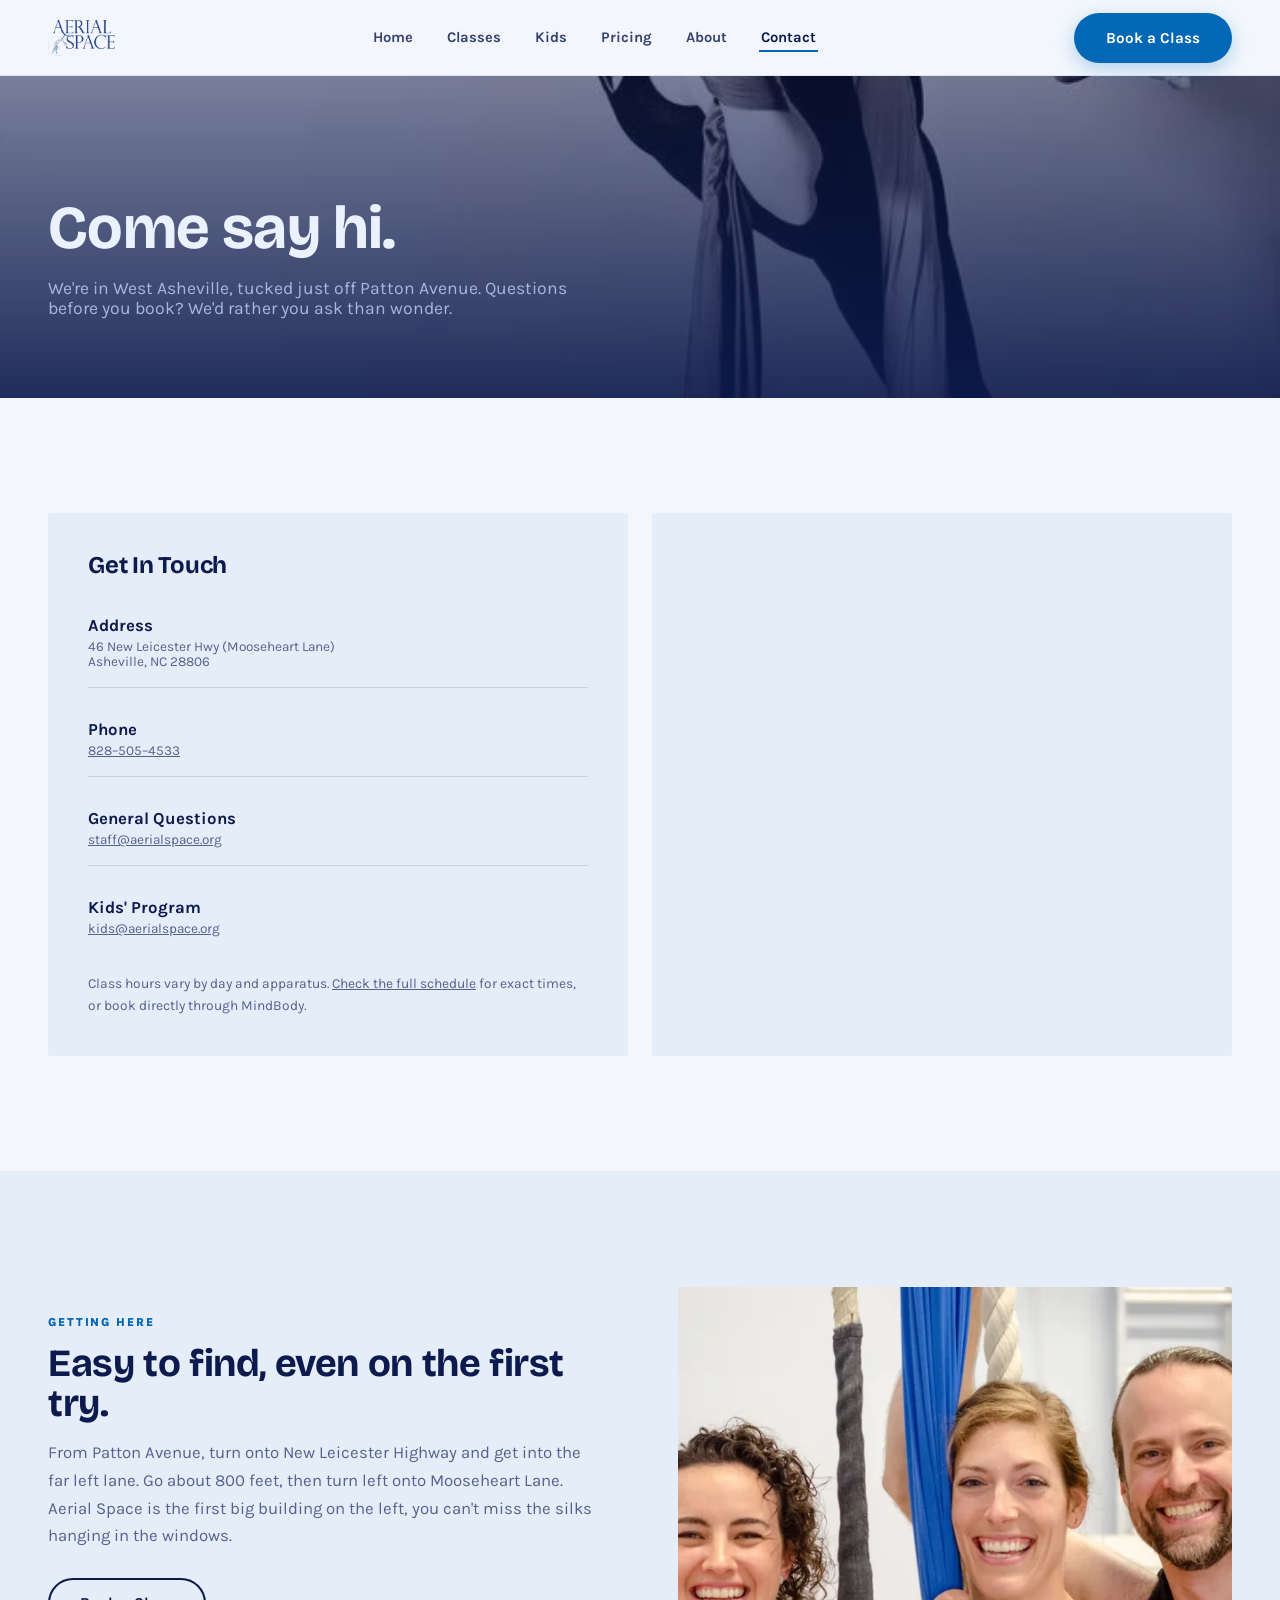
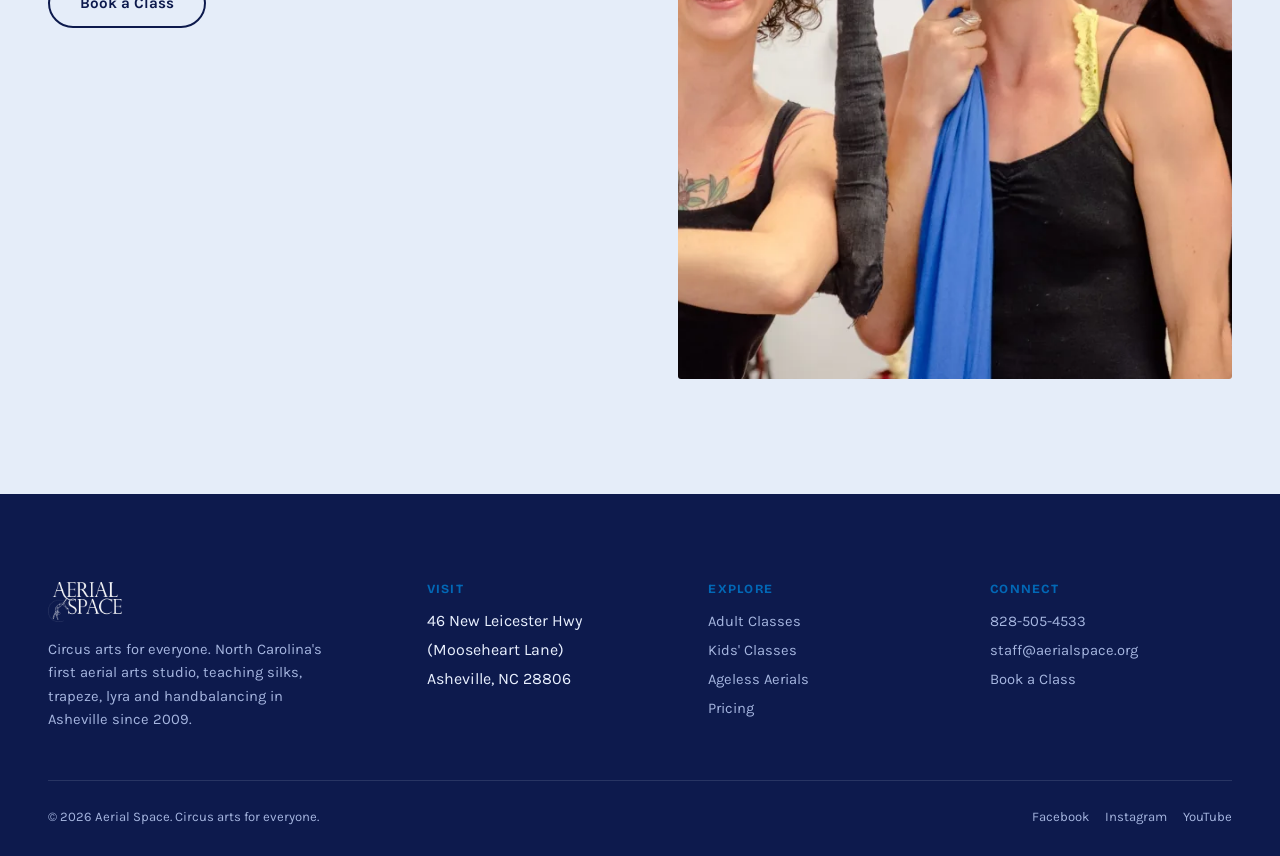
<file: contact.html>
<!doctype html>
<html lang="en">
<head>
<meta charset="UTF-8">
<meta name="viewport" content="width=device-width, initial-scale=1.0">
<title>Contact | Aerial Space</title>
<meta name="description" content="Visit Aerial Space in Asheville, NC. Address, phone, email and directions.">
<link rel="preconnect" href="https://fonts.googleapis.com">
<link rel="preconnect" href="https://fonts.gstatic.com" crossorigin>
<link href="https://fonts.googleapis.com/css2?family=Bricolage+Grotesque:opsz,wght@12..96,400..800&family=Karla:ital,wght@0,400;0,500;0,700;1,400&display=swap" rel="stylesheet">
<link rel="stylesheet" href="css/style.css">
</head>
<body>

<header class="site-nav" id="siteNav">
  <div class="wrap">
    <a href="index.html" class="brand"><img src="img/misc/logo.webp" alt="Aerial Space"></a>
    <nav>
      <ul class="nav-links">
        <li><a href="index.html">Home</a></li>
        <li><a href="classes.html">Classes</a></li>
        <li><a href="kids-classes.html">Kids</a></li>
        <li><a href="pricing.html">Pricing</a></li>
        <li><a href="about.html">About</a></li>
        <li><a href="contact.html" class="current">Contact</a></li>
      </ul>
    </nav>
    <div class="nav-cta">
      <a href="schedule.html" class="btn btn-gold">Book a Class</a>
      <button class="nav-toggle" aria-label="Toggle menu" aria-expanded="false"><span></span><span></span><span></span></button>
    </div>
  </div>
</header>

<main>
  <section class="page-hero img" style="background-image:url('img/classes/silks-val.webp')">
    <div class="wrap">
      <h1>Come say hi.</h1>
      <p class="lede">We're in West Asheville, tucked just off Patton Avenue. Questions before you book? We'd rather you ask than wonder.</p>
    </div>
  </section>

  <section class="section">
    <div class="wrap">
      <div class="two-col reveal">
        <div class="price-panel">
          <h3>Get In Touch</h3>
          <div class="price-table" style="margin-top:20px">
            <div class="price-row">
              <div class="name">Address<span class="sub">46 New Leicester Hwy (Mooseheart Lane)<br>Asheville, NC 28806</span></div>
            </div>
            <div class="price-row">
              <div class="name">Phone<span class="sub"><a href="tel:8285054533" style="text-decoration:underline">828&ndash;505&ndash;4533</a></span></div>
            </div>
            <div class="price-row">
              <div class="name">General Questions<span class="sub"><a href="mailto:staff@aerialspace.org" style="text-decoration:underline">staff@aerialspace.org</a></span></div>
            </div>
            <div class="price-row" style="border-bottom:none">
              <div class="name">Kids' Program<span class="sub"><a href="mailto:kids@aerialspace.org" style="text-decoration:underline">kids@aerialspace.org</a></span></div>
            </div>
          </div>
          <p class="note">Class hours vary by day and apparatus. <a href="schedule.html" style="text-decoration:underline">Check the full schedule</a> for exact times, or book directly through MindBody.</p>
        </div>
        <div class="price-panel" style="padding:0;overflow:hidden">
          <iframe
            title="Map to Aerial Space"
            src="https://www.google.com/maps?q=46+New+Leicester+Hwy,+Asheville,+NC+28806&output=embed"
            width="100%" height="100%" style="border:0;min-height:420px;display:block"
            loading="lazy" referrerpolicy="no-referrer-when-downgrade">
          </iframe>
        </div>
      </div>
    </div>
  </section>

  <section class="section on-canvas-2">
    <div class="wrap">
      <div class="split reveal">
        <div>
          <span class="eyebrow">Getting Here</span>
          <h2 style="font-size:clamp(1.8rem,3vw,2.6rem)">Easy to find, even on the first try.</h2>
          <p style="margin-top:16px;font-size:1.05rem;line-height:1.65;color:var(--text-ink-muted)">From Patton Avenue, turn onto New Leicester Highway and get into the far left lane. Go about 800 feet, then turn left onto Mooseheart Lane. Aerial Space is the first big building on the left, you can't miss the silks hanging in the windows.</p>
          <div style="display:flex;gap:16px;flex-wrap:wrap;margin-top:28px">
            <a href="schedule.html" class="btn btn-outline-ink">Book a Class</a>
          </div>
        </div>
        <div class="split-media curtain">
          <img src="img/misc/contact-hero.webp" alt="Three Aerial Space instructors smiling together">
        </div>
      </div>
    </div>
  </section>
</main>

<footer class="site-footer">
  <div class="wrap">
    <div class="footer-grid">
      <div class="brand-col">
        <img src="img/misc/logo.webp" alt="Aerial Space">
        <p>Circus arts for everyone. North Carolina's first aerial arts studio, teaching silks, trapeze, lyra and handbalancing in Asheville since 2009.</p>
      </div>
      <div>
        <h4>Visit</h4>
        <ul>
          <li>46 New Leicester Hwy</li>
          <li>(Mooseheart Lane)</li>
          <li>Asheville, NC 28806</li>
        </ul>
      </div>
      <div>
        <h4>Explore</h4>
        <ul>
          <li><a href="classes.html">Adult Classes</a></li>
          <li><a href="kids-classes.html">Kids' Classes</a></li>
          <li><a href="ageless-aerials.html">Ageless Aerials</a></li>
          <li><a href="pricing.html">Pricing</a></li>
        </ul>
      </div>
      <div>
        <h4>Connect</h4>
        <ul>
          <li><a href="tel:8285054533">828-505-4533</a></li>
          <li><a href="mailto:staff@aerialspace.org">staff@aerialspace.org</a></li>
          <li><a href="schedule.html">Book a Class</a></li>
        </ul>
      </div>
    </div>
    <div class="footer-bottom">
      <span>&copy; 2026 Aerial Space. Circus arts for everyone.</span>
      <div class="footer-social">
        <a href="https://www.facebook.com/aerialspace/?ref=hl" target="_blank" rel="noopener">Facebook</a>
        <a href="http://instagram.com/aerialspacestudio" target="_blank" rel="noopener">Instagram</a>
        <a href="https://www.youtube.com/channel/UCeYdohH5LJ2AC3PEmZyn-bA" target="_blank" rel="noopener">YouTube</a>
      </div>
    </div>
  </div>
</footer>

<script src="js/main.js"></script>
</body>
</html>
</file>
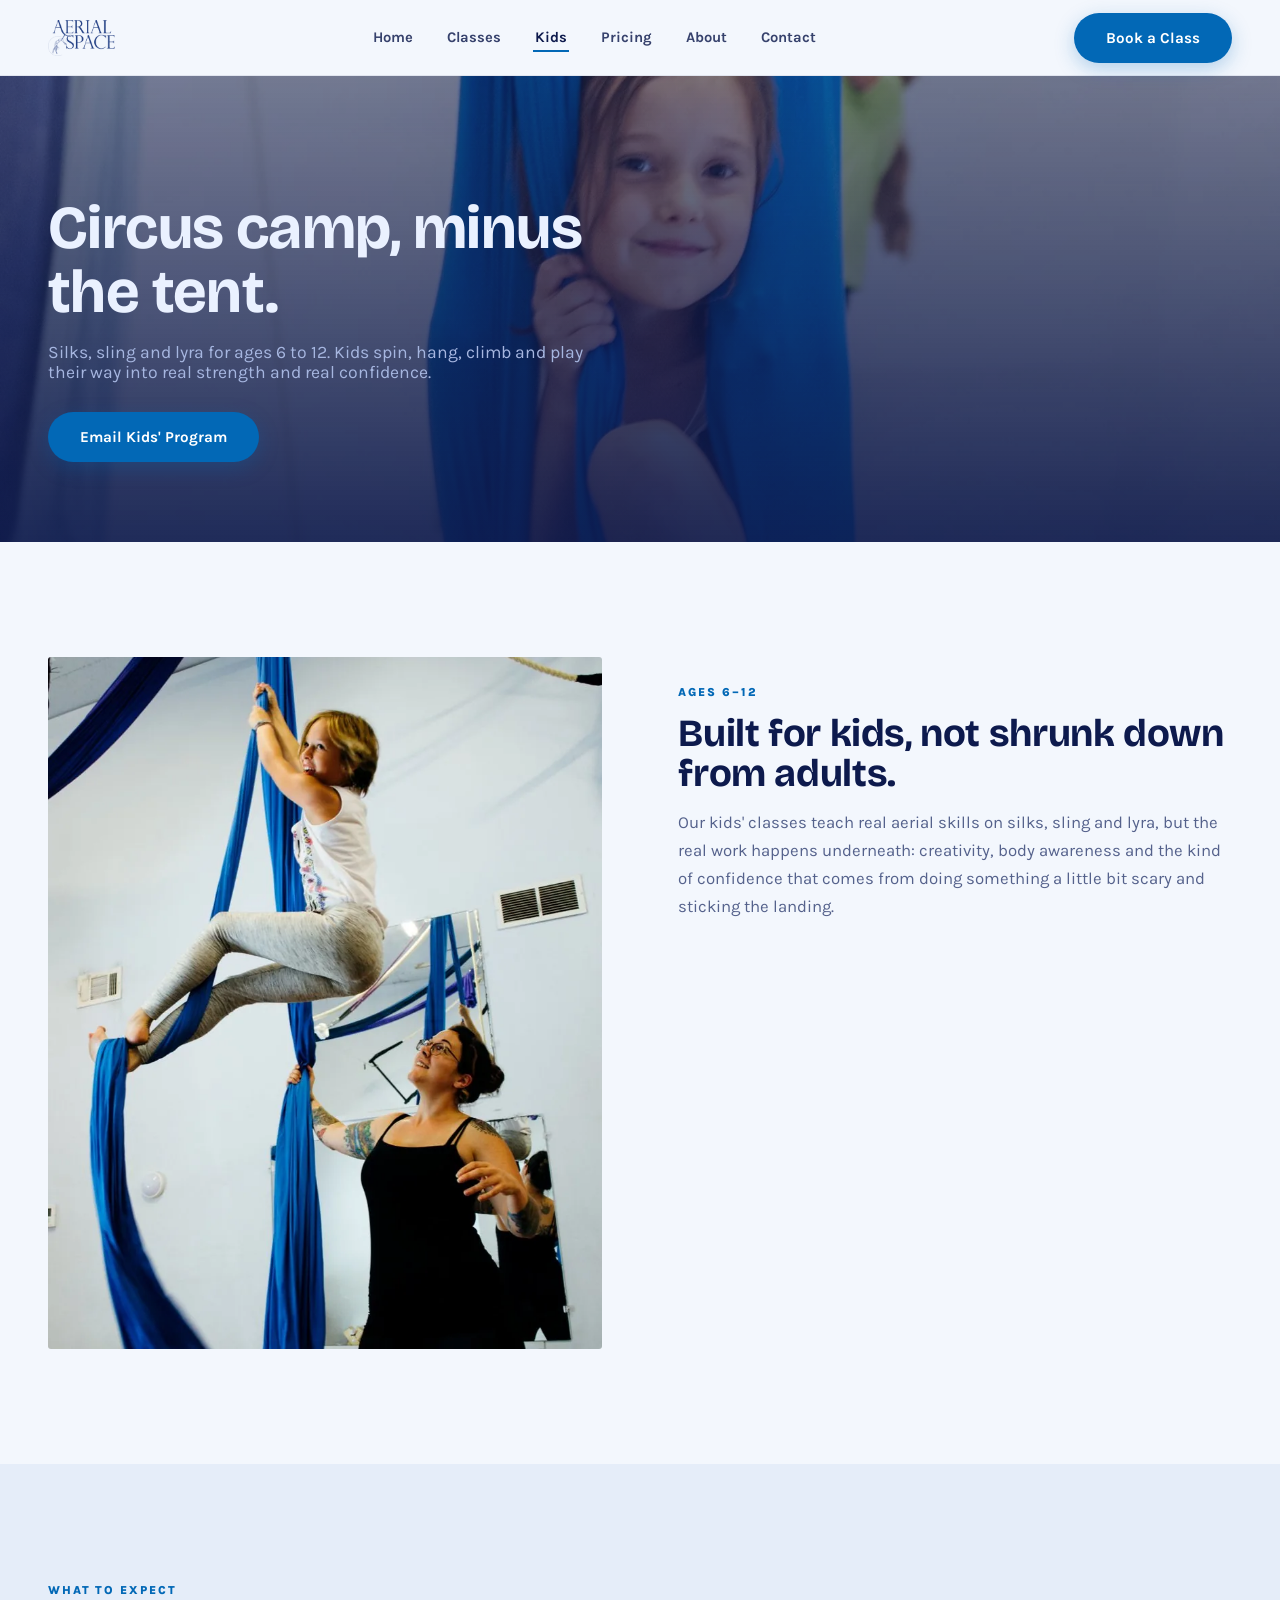
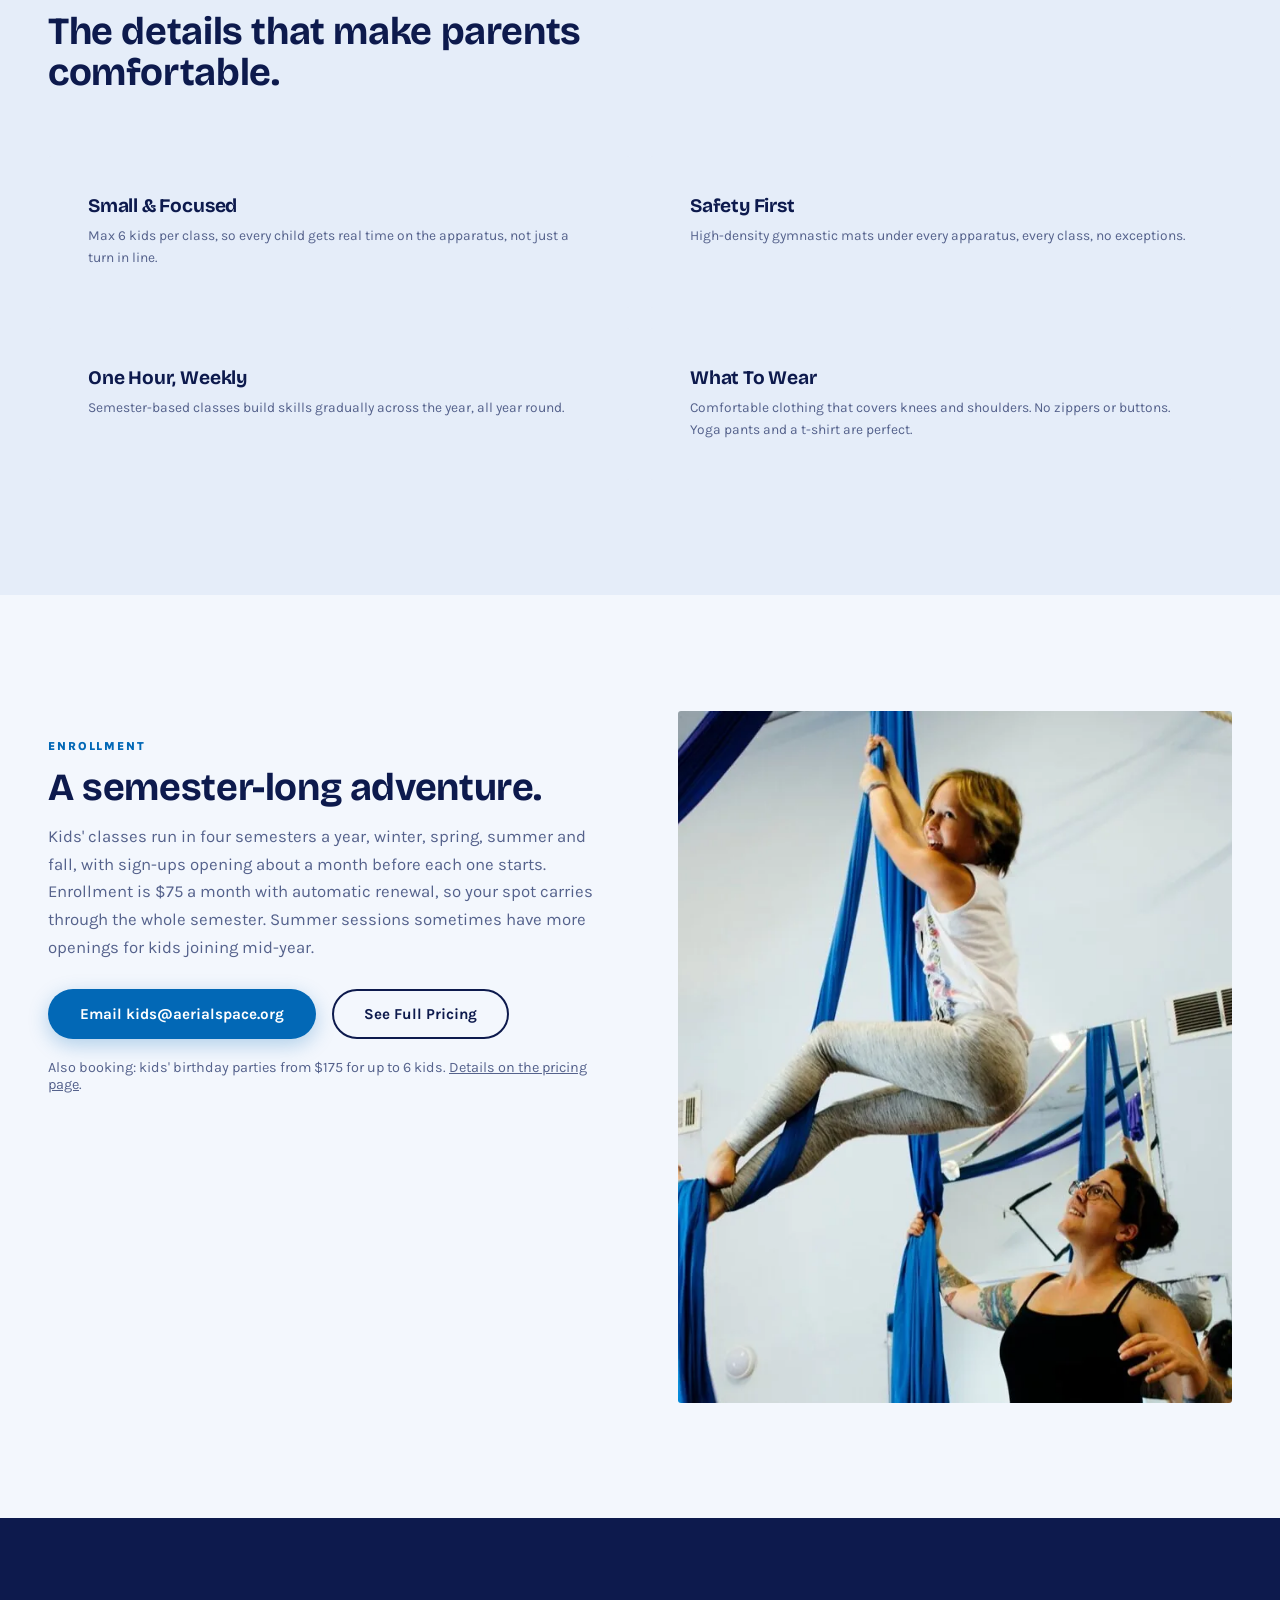
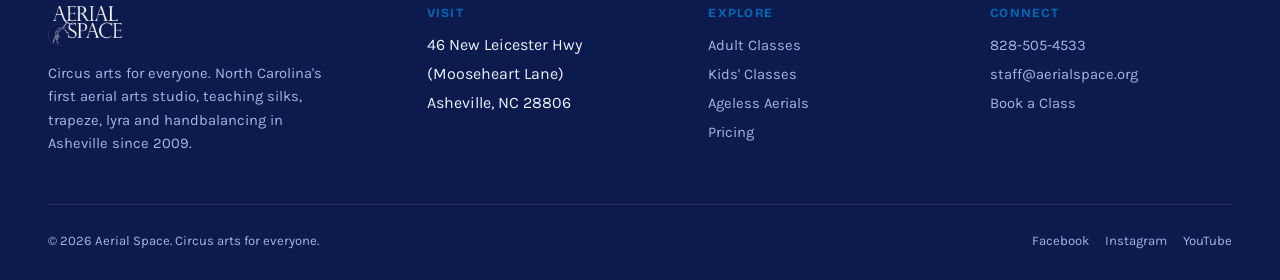
<file: kids-classes.html>
<!doctype html>
<html lang="en">
<head>
<meta charset="UTF-8">
<meta name="viewport" content="width=device-width, initial-scale=1.0">
<title>Kids' Classes | Aerial Space</title>
<meta name="description" content="Aerial silks, sling and lyra classes for kids ages 6-12 at Aerial Space, Asheville NC. Small groups, high safety standards, semester enrollment.">
<link rel="preconnect" href="https://fonts.googleapis.com">
<link rel="preconnect" href="https://fonts.gstatic.com" crossorigin>
<link href="https://fonts.googleapis.com/css2?family=Bricolage+Grotesque:opsz,wght@12..96,400..800&family=Karla:ital,wght@0,400;0,500;0,700;1,400&display=swap" rel="stylesheet">
<link rel="stylesheet" href="css/style.css">
</head>
<body>

<header class="site-nav" id="siteNav">
  <div class="wrap">
    <a href="index.html" class="brand"><img src="img/misc/logo.webp" alt="Aerial Space"></a>
    <nav>
      <ul class="nav-links">
        <li><a href="index.html">Home</a></li>
        <li><a href="classes.html">Classes</a></li>
        <li><a href="kids-classes.html" class="current">Kids</a></li>
        <li><a href="pricing.html">Pricing</a></li>
        <li><a href="about.html">About</a></li>
        <li><a href="contact.html">Contact</a></li>
      </ul>
    </nav>
    <div class="nav-cta">
      <a href="schedule.html" class="btn btn-gold">Book a Class</a>
      <button class="nav-toggle" aria-label="Toggle menu" aria-expanded="false"><span></span><span></span><span></span></button>
    </div>
  </div>
</header>

<main>
  <section class="page-hero img" style="background-image:url('img/classes/kids-2-action.webp');background-position:center 30%">
    <div class="wrap">
      <h1>Circus camp, minus the tent.</h1>
      <p class="lede">Silks, sling and lyra for ages 6 to 12. Kids spin, hang, climb and play their way into real strength and real confidence.</p>
      <div style="margin-top:30px"><a href="mailto:kids@aerialspace.org" class="btn btn-gold">Email Kids' Program</a></div>
    </div>
  </section>

  <section class="section">
    <div class="wrap">
      <div class="split reveal">
        <div class="split-media curtain">
          <img src="img/classes/kids-1.webp" alt="Child climbing aerial silks with an instructor spotting">
        </div>
        <div>
          <span class="eyebrow">Ages 6&ndash;12</span>
          <h2 style="font-size:clamp(1.8rem,3vw,2.6rem)">Built for kids, not shrunk down from adults.</h2>
          <p style="margin-top:16px;font-size:1.05rem;line-height:1.65;color:var(--text-ink-muted)">Our kids' classes teach real aerial skills on silks, sling and lyra, but the real work happens underneath: creativity, body awareness and the kind of confidence that comes from doing something a little bit scary and sticking the landing.</p>
        </div>
      </div>
    </div>
  </section>

  <section class="section on-canvas-2">
    <div class="wrap">
      <div class="section-head reveal">
        <span class="eyebrow">What To Expect</span>
        <h2 style="font-size:clamp(1.8rem,3vw,2.6rem)">The details that make parents comfortable.</h2>
      </div>
      <div class="mt-lg reveal" style="display:grid;grid-template-columns:repeat(2,1fr);gap:20px">
        <div class="price-panel">
          <h3 style="font-size:1.2rem">Small &amp; Focused</h3>
          <p class="note" style="margin-top:8px">Max 6 kids per class, so every child gets real time on the apparatus, not just a turn in line.</p>
        </div>
        <div class="price-panel">
          <h3 style="font-size:1.2rem">Safety First</h3>
          <p class="note" style="margin-top:8px">High-density gymnastic mats under every apparatus, every class, no exceptions.</p>
        </div>
        <div class="price-panel">
          <h3 style="font-size:1.2rem">One Hour, Weekly</h3>
          <p class="note" style="margin-top:8px">Semester-based classes build skills gradually across the year, all year round.</p>
        </div>
        <div class="price-panel">
          <h3 style="font-size:1.2rem">What To Wear</h3>
          <p class="note" style="margin-top:8px">Comfortable clothing that covers knees and shoulders. No zippers or buttons. Yoga pants and a t-shirt are perfect.</p>
        </div>
      </div>
    </div>
  </section>

  <section class="section">
    <div class="wrap">
      <div class="split reverse reveal">
        <div class="split-media curtain">
          <img src="img/classes/kids-classes-card.webp" alt="Kids' aerial class in progress">
        </div>
        <div>
          <span class="eyebrow">Enrollment</span>
          <h2 style="font-size:clamp(1.8rem,3vw,2.6rem)">A semester-long adventure.</h2>
          <p style="margin-top:16px;font-size:1.05rem;line-height:1.65;color:var(--text-ink-muted)">Kids' classes run in four semesters a year, winter, spring, summer and fall, with sign-ups opening about a month before each one starts. Enrollment is $75 a month with automatic renewal, so your spot carries through the whole semester. Summer sessions sometimes have more openings for kids joining mid-year.</p>
          <div style="display:flex;gap:16px;flex-wrap:wrap;margin-top:28px">
            <a href="mailto:kids@aerialspace.org" class="btn btn-gold">Email kids@aerialspace.org</a>
            <a href="pricing.html" class="btn btn-outline-ink">See Full Pricing</a>
          </div>
          <p style="margin-top:20px;font-size:0.9rem;color:var(--text-ink-muted)">Also booking: kids' birthday parties from $175 for up to 6 kids. <a href="pricing.html" style="text-decoration:underline">Details on the pricing page</a>.</p>
        </div>
      </div>
    </div>
  </section>
</main>

<footer class="site-footer">
  <div class="wrap">
    <div class="footer-grid">
      <div class="brand-col">
        <img src="img/misc/logo.webp" alt="Aerial Space">
        <p>Circus arts for everyone. North Carolina's first aerial arts studio, teaching silks, trapeze, lyra and handbalancing in Asheville since 2009.</p>
      </div>
      <div>
        <h4>Visit</h4>
        <ul>
          <li>46 New Leicester Hwy</li>
          <li>(Mooseheart Lane)</li>
          <li>Asheville, NC 28806</li>
        </ul>
      </div>
      <div>
        <h4>Explore</h4>
        <ul>
          <li><a href="classes.html">Adult Classes</a></li>
          <li><a href="kids-classes.html">Kids' Classes</a></li>
          <li><a href="ageless-aerials.html">Ageless Aerials</a></li>
          <li><a href="pricing.html">Pricing</a></li>
        </ul>
      </div>
      <div>
        <h4>Connect</h4>
        <ul>
          <li><a href="tel:8285054533">828-505-4533</a></li>
          <li><a href="mailto:staff@aerialspace.org">staff@aerialspace.org</a></li>
          <li><a href="schedule.html">Book a Class</a></li>
        </ul>
      </div>
    </div>
    <div class="footer-bottom">
      <span>&copy; 2026 Aerial Space. Circus arts for everyone.</span>
      <div class="footer-social">
        <a href="https://www.facebook.com/aerialspace/?ref=hl" target="_blank" rel="noopener">Facebook</a>
        <a href="http://instagram.com/aerialspacestudio" target="_blank" rel="noopener">Instagram</a>
        <a href="https://www.youtube.com/channel/UCeYdohH5LJ2AC3PEmZyn-bA" target="_blank" rel="noopener">YouTube</a>
      </div>
    </div>
  </div>
</footer>

<script src="js/main.js"></script>
</body>
</html>
</file>
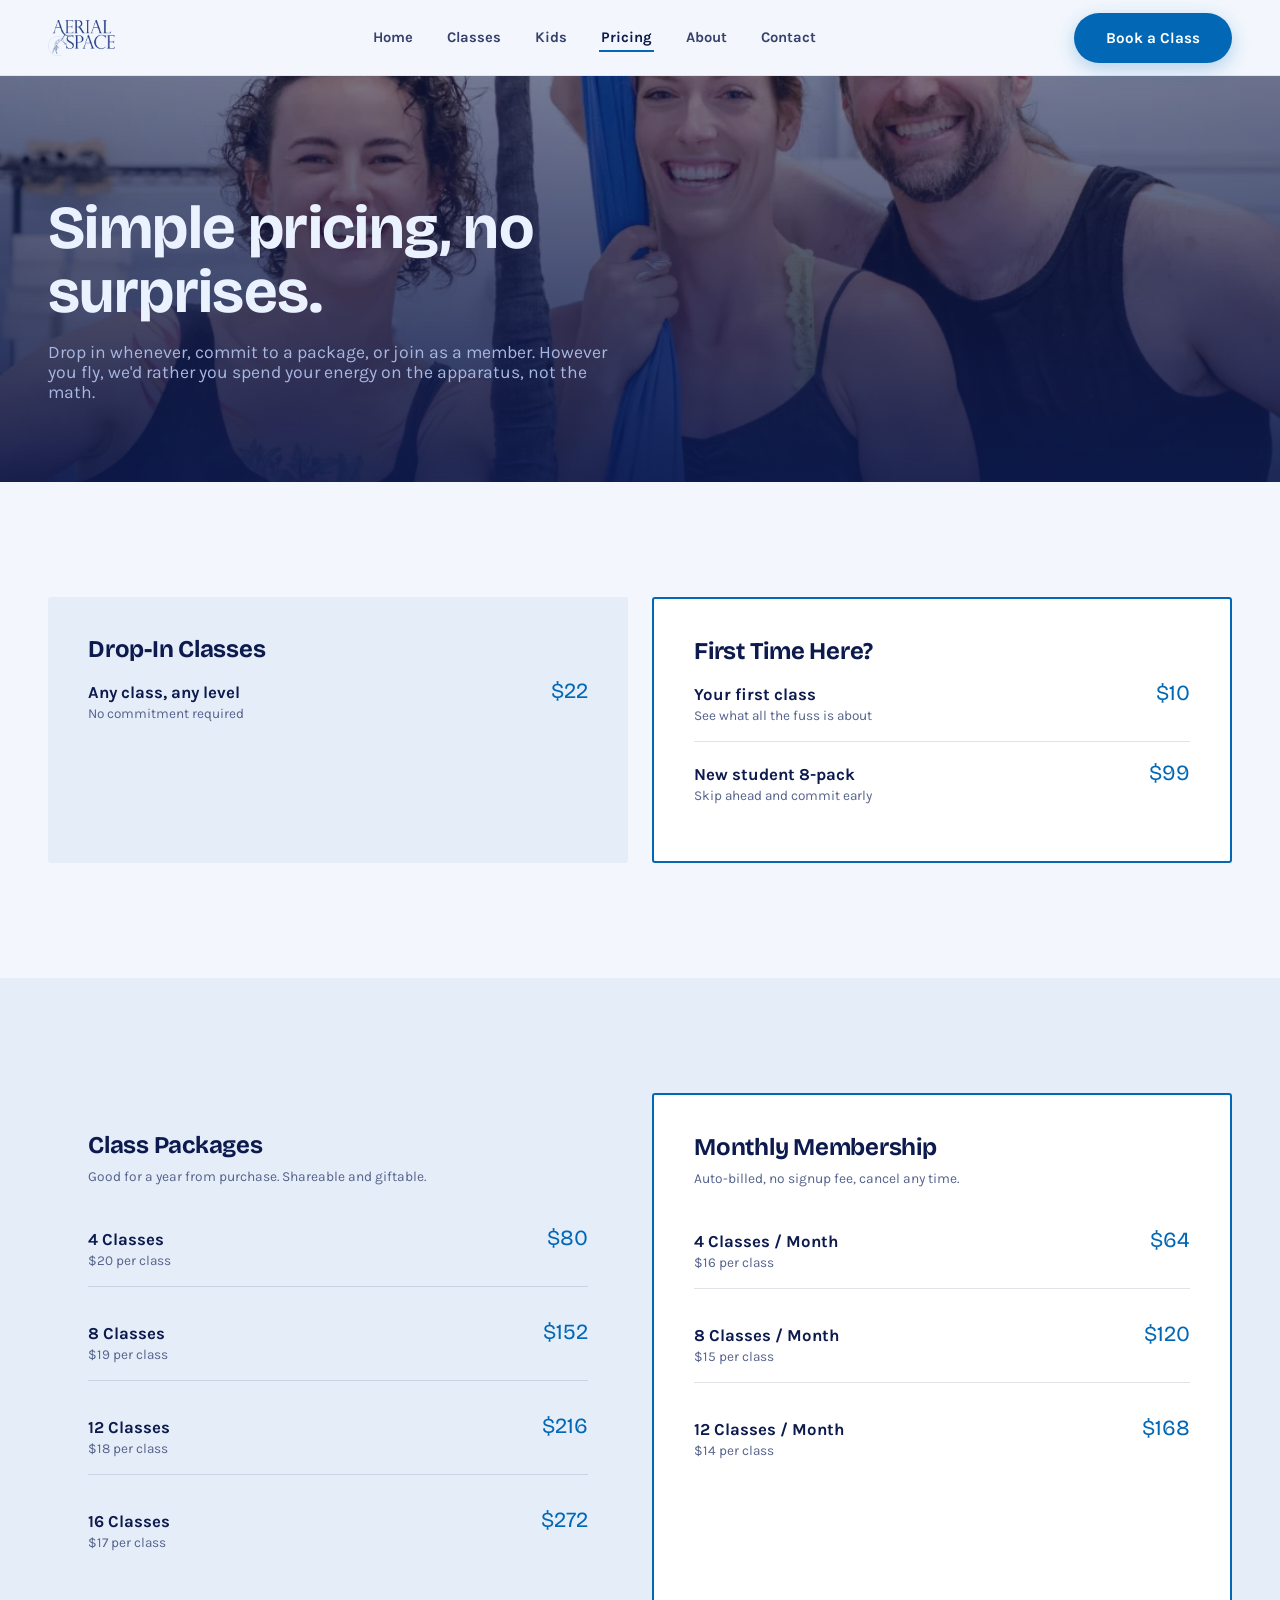
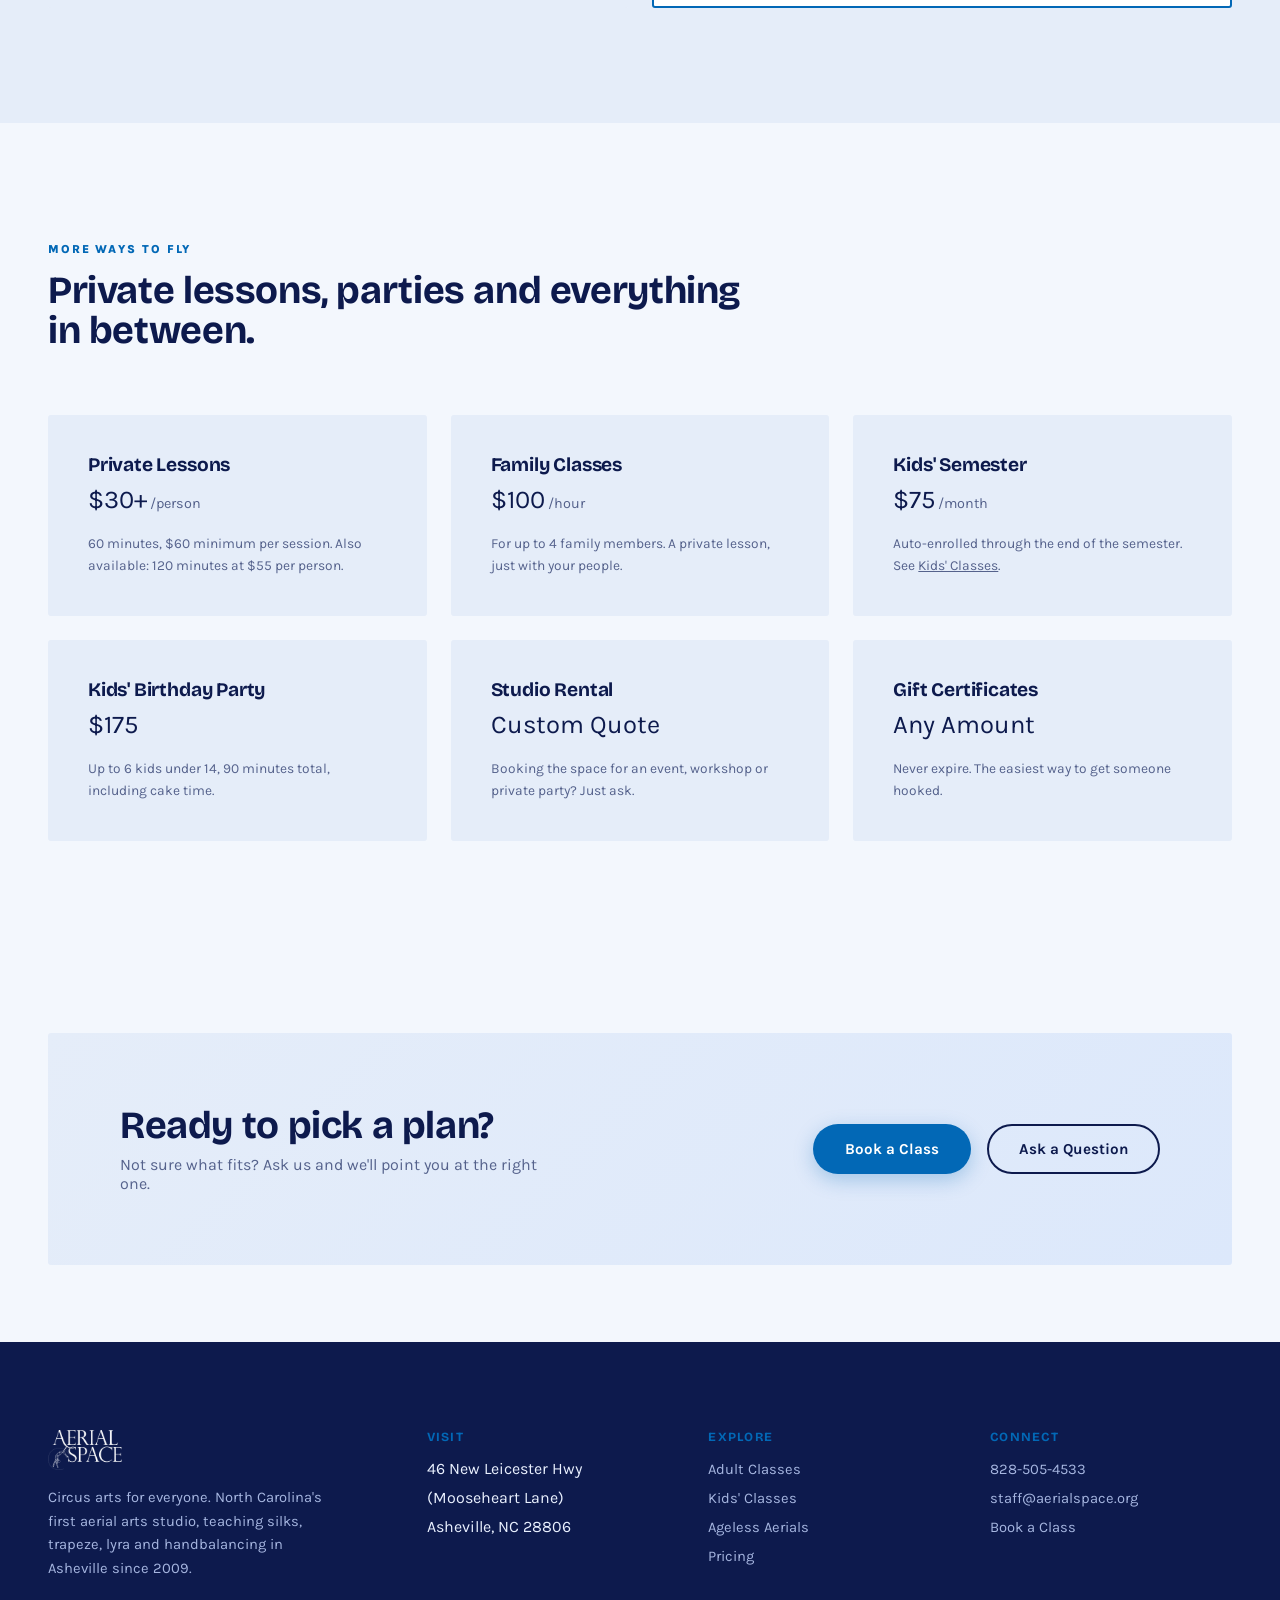
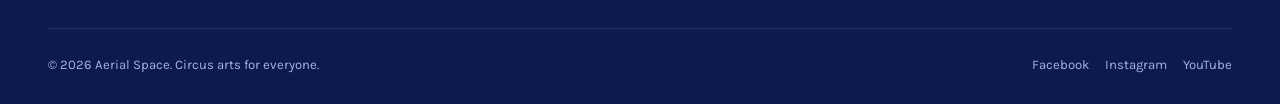
<file: pricing.html>
<!doctype html>
<html lang="en">
<head>
<meta charset="UTF-8">
<meta name="viewport" content="width=device-width, initial-scale=1.0">
<title>Pricing | Aerial Space</title>
<meta name="description" content="Class pricing, packages, memberships and private lessons at Aerial Space, Asheville NC.">
<link rel="preconnect" href="https://fonts.googleapis.com">
<link rel="preconnect" href="https://fonts.gstatic.com" crossorigin>
<link href="https://fonts.googleapis.com/css2?family=Bricolage+Grotesque:opsz,wght@12..96,400..800&family=Karla:ital,wght@0,400;0,500;0,700;1,400&display=swap" rel="stylesheet">
<link rel="stylesheet" href="css/style.css">
</head>
<body>

<header class="site-nav" id="siteNav">
  <div class="wrap">
    <a href="index.html" class="brand"><img src="img/misc/logo.webp" alt="Aerial Space"></a>
    <nav>
      <ul class="nav-links">
        <li><a href="index.html">Home</a></li>
        <li><a href="classes.html">Classes</a></li>
        <li><a href="kids-classes.html">Kids</a></li>
        <li><a href="pricing.html" class="current">Pricing</a></li>
        <li><a href="about.html">About</a></li>
        <li><a href="contact.html">Contact</a></li>
      </ul>
    </nav>
    <div class="nav-cta">
      <a href="schedule.html" class="btn btn-gold">Book a Class</a>
      <button class="nav-toggle" aria-label="Toggle menu" aria-expanded="false"><span></span><span></span><span></span></button>
    </div>
  </div>
</header>

<main>
  <section class="page-hero img" style="background-image:url('img/misc/contact-hero.webp')">
    <div class="wrap">
      <h1>Simple pricing, no surprises.</h1>
      <p class="lede">Drop in whenever, commit to a package, or join as a member. However you fly, we'd rather you spend your energy on the apparatus, not the math.</p>
    </div>
  </section>

  <section class="section">
    <div class="wrap">
      <div class="two-col reveal">
        <div class="price-panel">
          <h3>Drop-In Classes</h3>
          <div class="price-row" style="border:none;padding-top:10px">
            <div class="name">Any class, any level<span class="sub">No commitment required</span></div>
            <div class="amount">$22</div>
          </div>
        </div>
        <div class="price-panel dark">
          <h3>First Time Here?</h3>
          <div class="price-row" style="padding-top:10px">
            <div class="name">Your first class<span class="sub">See what all the fuss is about</span></div>
            <div class="amount">$10</div>
          </div>
          <div class="price-row" style="border:none">
            <div class="name">New student 8-pack<span class="sub">Skip ahead and commit early</span></div>
            <div class="amount">$99</div>
          </div>
        </div>
      </div>
    </div>
  </section>

  <section class="section on-canvas-2">
    <div class="wrap">
      <div class="two-col reveal">
        <div class="price-panel">
          <h3>Class Packages</h3>
          <p class="note" style="margin-top:0">Good for a year from purchase. Shareable and giftable.</p>
          <div class="price-table" style="margin-top:20px">
            <div class="price-row"><div class="name">4 Classes<span class="sub">$20 per class</span></div><div class="amount">$80</div></div>
            <div class="price-row"><div class="name">8 Classes<span class="sub">$19 per class</span></div><div class="amount">$152</div></div>
            <div class="price-row"><div class="name">12 Classes<span class="sub">$18 per class</span></div><div class="amount">$216</div></div>
            <div class="price-row" style="border-bottom:none"><div class="name">16 Classes<span class="sub">$17 per class</span></div><div class="amount">$272</div></div>
          </div>
        </div>
        <div class="price-panel dark">
          <h3>Monthly Membership</h3>
          <p class="note" style="margin-top:0">Auto-billed, no signup fee, cancel any time.</p>
          <div class="price-table" style="margin-top:20px">
            <div class="price-row"><div class="name">4 Classes / Month<span class="sub">$16 per class</span></div><div class="amount">$64</div></div>
            <div class="price-row"><div class="name">8 Classes / Month<span class="sub">$15 per class</span></div><div class="amount">$120</div></div>
            <div class="price-row" style="border-bottom:none"><div class="name">12 Classes / Month<span class="sub">$14 per class</span></div><div class="amount">$168</div></div>
          </div>
        </div>
      </div>
    </div>
  </section>

  <section class="section">
    <div class="wrap">
      <div class="section-head reveal">
        <span class="eyebrow">More Ways To Fly</span>
        <h2 style="font-size:clamp(1.8rem,3vw,2.6rem)">Private lessons, parties and everything in between.</h2>
      </div>
      <div class="three-col mt-lg reveal">
        <div class="price-panel">
          <h3 style="font-size:1.2rem">Private Lessons</h3>
          <div class="amount" style="font-size:1.6rem;margin-top:10px">$30+<span style="font-size:0.9rem;color:var(--text-ink-muted);font-family:var(--font-body);font-weight:400"> /person</span></div>
          <p class="note">60 minutes, $60 minimum per session. Also available: 120 minutes at $55 per person.</p>
        </div>
        <div class="price-panel">
          <h3 style="font-size:1.2rem">Family Classes</h3>
          <div class="amount" style="font-size:1.6rem;margin-top:10px">$100<span style="font-size:0.9rem;color:var(--text-ink-muted);font-family:var(--font-body);font-weight:400"> /hour</span></div>
          <p class="note">For up to 4 family members. A private lesson, just with your people.</p>
        </div>
        <div class="price-panel">
          <h3 style="font-size:1.2rem">Kids' Semester</h3>
          <div class="amount" style="font-size:1.6rem;margin-top:10px">$75<span style="font-size:0.9rem;color:var(--text-ink-muted);font-family:var(--font-body);font-weight:400"> /month</span></div>
          <p class="note">Auto-enrolled through the end of the semester. See <a href="kids-classes.html" style="text-decoration:underline">Kids' Classes</a>.</p>
        </div>
        <div class="price-panel">
          <h3 style="font-size:1.2rem">Kids' Birthday Party</h3>
          <div class="amount" style="font-size:1.6rem;margin-top:10px">$175</div>
          <p class="note">Up to 6 kids under 14, 90 minutes total, including cake time.</p>
        </div>
        <div class="price-panel">
          <h3 style="font-size:1.2rem">Studio Rental</h3>
          <div class="amount" style="font-size:1.6rem;margin-top:10px">Custom Quote</div>
          <p class="note">Booking the space for an event, workshop or private party? Just ask.</p>
        </div>
        <div class="price-panel">
          <h3 style="font-size:1.2rem">Gift Certificates</h3>
          <div class="amount" style="font-size:1.6rem;margin-top:10px">Any Amount</div>
          <p class="note">Never expire. The easiest way to get someone hooked.</p>
        </div>
      </div>
    </div>
  </section>

  <section class="section-tight">
    <div class="wrap">
      <div class="cta-band reveal">
        <div>
          <h2>Ready to pick a plan?</h2>
          <p>Not sure what fits? Ask us and we'll point you at the right one.</p>
        </div>
        <div style="display:flex;gap:16px;flex-wrap:wrap">
          <a href="schedule.html" class="btn btn-gold">Book a Class</a>
          <a href="contact.html" class="btn btn-outline-ink">Ask a Question</a>
        </div>
      </div>
    </div>
  </section>
</main>

<footer class="site-footer">
  <div class="wrap">
    <div class="footer-grid">
      <div class="brand-col">
        <img src="img/misc/logo.webp" alt="Aerial Space">
        <p>Circus arts for everyone. North Carolina's first aerial arts studio, teaching silks, trapeze, lyra and handbalancing in Asheville since 2009.</p>
      </div>
      <div>
        <h4>Visit</h4>
        <ul>
          <li>46 New Leicester Hwy</li>
          <li>(Mooseheart Lane)</li>
          <li>Asheville, NC 28806</li>
        </ul>
      </div>
      <div>
        <h4>Explore</h4>
        <ul>
          <li><a href="classes.html">Adult Classes</a></li>
          <li><a href="kids-classes.html">Kids' Classes</a></li>
          <li><a href="ageless-aerials.html">Ageless Aerials</a></li>
          <li><a href="pricing.html">Pricing</a></li>
        </ul>
      </div>
      <div>
        <h4>Connect</h4>
        <ul>
          <li><a href="tel:8285054533">828-505-4533</a></li>
          <li><a href="mailto:staff@aerialspace.org">staff@aerialspace.org</a></li>
          <li><a href="schedule.html">Book a Class</a></li>
        </ul>
      </div>
    </div>
    <div class="footer-bottom">
      <span>&copy; 2026 Aerial Space. Circus arts for everyone.</span>
      <div class="footer-social">
        <a href="https://www.facebook.com/aerialspace/?ref=hl" target="_blank" rel="noopener">Facebook</a>
        <a href="http://instagram.com/aerialspacestudio" target="_blank" rel="noopener">Instagram</a>
        <a href="https://www.youtube.com/channel/UCeYdohH5LJ2AC3PEmZyn-bA" target="_blank" rel="noopener">YouTube</a>
      </div>
    </div>
  </div>
</footer>

<script src="js/main.js"></script>
</body>
</html>
</file>
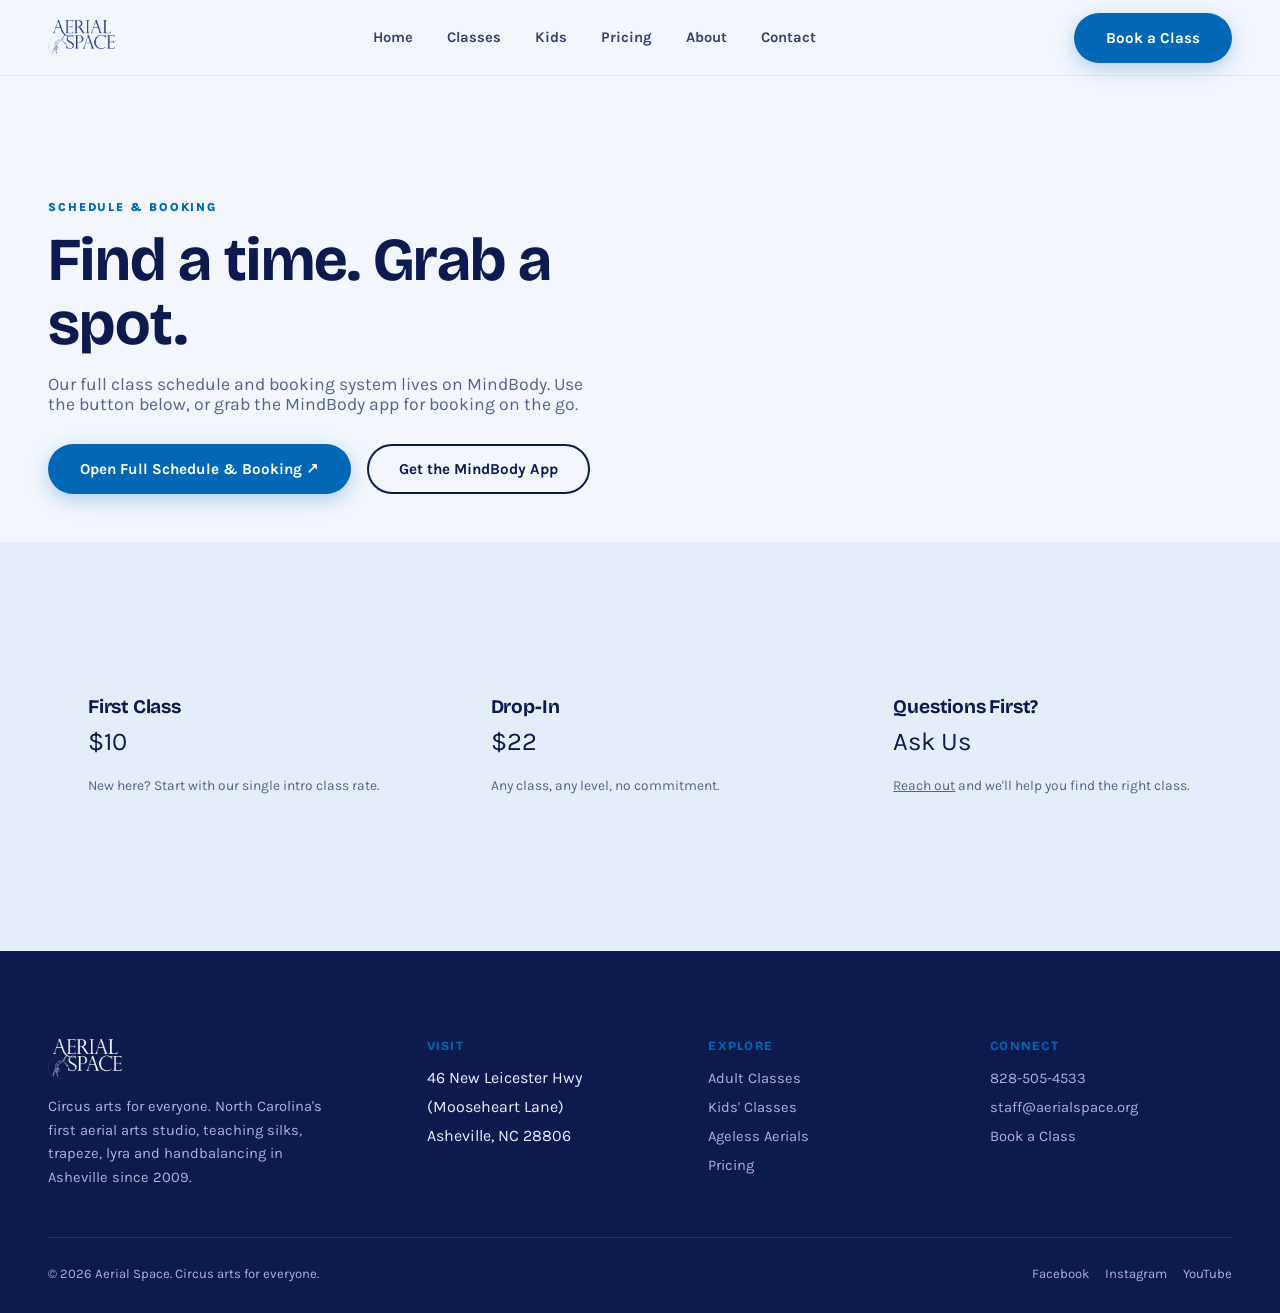
<file: schedule.html>
<!doctype html>
<html lang="en">
<head>
<meta charset="UTF-8">
<meta name="viewport" content="width=device-width, initial-scale=1.0">
<title>Schedule &amp; Booking | Aerial Space</title>
<meta name="description" content="View the class schedule and book online at Aerial Space, Asheville NC, powered by MindBody.">
<link rel="preconnect" href="https://fonts.googleapis.com">
<link rel="preconnect" href="https://fonts.gstatic.com" crossorigin>
<link href="https://fonts.googleapis.com/css2?family=Bricolage+Grotesque:opsz,wght@12..96,400..800&family=Karla:ital,wght@0,400;0,500;0,700;1,400&display=swap" rel="stylesheet">
<link rel="stylesheet" href="css/style.css">
</head>
<body>

<header class="site-nav" id="siteNav">
  <div class="wrap">
    <a href="index.html" class="brand"><img src="img/misc/logo.webp" alt="Aerial Space"></a>
    <nav>
      <ul class="nav-links">
        <li><a href="index.html">Home</a></li>
        <li><a href="classes.html">Classes</a></li>
        <li><a href="kids-classes.html">Kids</a></li>
        <li><a href="pricing.html">Pricing</a></li>
        <li><a href="about.html">About</a></li>
        <li><a href="contact.html">Contact</a></li>
      </ul>
    </nav>
    <div class="nav-cta">
      <a href="schedule.html" class="btn btn-gold">Book a Class</a>
      <button class="nav-toggle" aria-label="Toggle menu" aria-expanded="false"><span></span><span></span><span></span></button>
    </div>
  </div>
</header>

<main>
  <section class="page-hero" style="padding-bottom:48px">
    <div class="wrap">
      <span class="eyebrow">Schedule &amp; Booking</span>
      <h1>Find a time. Grab a spot.</h1>
      <p class="lede">Our full class schedule and booking system lives on MindBody. Use the button below, or grab the MindBody app for booking on the go.</p>
      <div style="margin-top:30px;display:flex;gap:16px;flex-wrap:wrap">
        <a href="https://clients.mindbodyonline.com/classic/ws?studioid=15776&amp;stype=-2&amp;subTab=account" target="_blank" rel="noopener" class="btn btn-gold">Open Full Schedule &amp; Booking &#8599;</a>
        <a href="http://mndbdy.ly/" target="_blank" rel="noopener" class="btn btn-outline-ink">Get the MindBody App</a>
      </div>
    </div>
  </section>

  <section class="section on-canvas-2">
    <div class="wrap">
      <div class="three-col reveal">
        <div class="price-panel">
          <h3 style="font-size:1.2rem">First Class</h3>
          <div class="amount" style="font-size:1.6rem;margin-top:10px">$10</div>
          <p class="note">New here? Start with our single intro class rate.</p>
        </div>
        <div class="price-panel">
          <h3 style="font-size:1.2rem">Drop-In</h3>
          <div class="amount" style="font-size:1.6rem;margin-top:10px">$22</div>
          <p class="note">Any class, any level, no commitment.</p>
        </div>
        <div class="price-panel">
          <h3 style="font-size:1.2rem">Questions First?</h3>
          <div class="amount" style="font-size:1.6rem;margin-top:10px">Ask Us</div>
          <p class="note"><a href="contact.html" style="text-decoration:underline">Reach out</a> and we'll help you find the right class.</p>
        </div>
      </div>
    </div>
  </section>
</main>

<footer class="site-footer">
  <div class="wrap">
    <div class="footer-grid">
      <div class="brand-col">
        <img src="img/misc/logo.webp" alt="Aerial Space">
        <p>Circus arts for everyone. North Carolina's first aerial arts studio, teaching silks, trapeze, lyra and handbalancing in Asheville since 2009.</p>
      </div>
      <div>
        <h4>Visit</h4>
        <ul>
          <li>46 New Leicester Hwy</li>
          <li>(Mooseheart Lane)</li>
          <li>Asheville, NC 28806</li>
        </ul>
      </div>
      <div>
        <h4>Explore</h4>
        <ul>
          <li><a href="classes.html">Adult Classes</a></li>
          <li><a href="kids-classes.html">Kids' Classes</a></li>
          <li><a href="ageless-aerials.html">Ageless Aerials</a></li>
          <li><a href="pricing.html">Pricing</a></li>
        </ul>
      </div>
      <div>
        <h4>Connect</h4>
        <ul>
          <li><a href="tel:8285054533">828-505-4533</a></li>
          <li><a href="mailto:staff@aerialspace.org">staff@aerialspace.org</a></li>
          <li><a href="schedule.html">Book a Class</a></li>
        </ul>
      </div>
    </div>
    <div class="footer-bottom">
      <span>&copy; 2026 Aerial Space. Circus arts for everyone.</span>
      <div class="footer-social">
        <a href="https://www.facebook.com/aerialspace/?ref=hl" target="_blank" rel="noopener">Facebook</a>
        <a href="http://instagram.com/aerialspacestudio" target="_blank" rel="noopener">Instagram</a>
        <a href="https://www.youtube.com/channel/UCeYdohH5LJ2AC3PEmZyn-bA" target="_blank" rel="noopener">YouTube</a>
      </div>
    </div>
  </div>
</footer>

<script src="js/main.js"></script>
</body>
</html>
</file>
<file: css/style.css>
/* ============================================================
   Aerial Space — Design Tokens
   Palette: light and welcoming, matching the client's existing
   navy + sky-blue + pale-ice identity (their explicit preference).
   Note: token/class names below (--gold, .btn-gold, .price-panel.dark)
   keep their original names for minimal diff even though the color
   values are now blue, not gold/dark — cosmetic naming debt only.
   ============================================================ */

:root {
  --ink: #0d1a4d;
  --ink-2: #16265f;
  --ink-3: #1f3273;
  --canvas: #f3f7fd;
  --canvas-2: #e5edf9;
  --gold: #0268b6;
  --gold-dark: #014f8c;
  --teal: #2988d6;

  --text-ink: #0d1a4d;
  --text-ink-muted: #55628c;
  --text-canvas: #eaf1ff;
  --text-canvas-muted: #a6b6e0;

  --font-display: "Bricolage Grotesque", system-ui, sans-serif;
  --font-body: "Karla", system-ui, sans-serif;

  --max: 1320px;
  --nav-h: 76px;

  --r-sharp: 3px;
  --r-input: 8px;
}

*, *::before, *::after { box-sizing: border-box; }
html { scroll-behavior: smooth; }
@media (prefers-reduced-motion: reduce) {
  html { scroll-behavior: auto; }
  *, *::before, *::after {
    animation-duration: 0.01ms !important;
    animation-iteration-count: 1 !important;
    transition-duration: 0.01ms !important;
    scroll-behavior: auto !important;
  }
}

body {
  margin: 0;
  font-family: var(--font-body);
  background: var(--canvas);
  color: var(--text-ink);
  -webkit-font-smoothing: antialiased;
  overflow-x: hidden;
}

img { max-width: 100%; display: block; }
a { color: inherit; text-decoration: none; }

:focus-visible {
  outline: 2px solid var(--gold);
  outline-offset: 3px;
  border-radius: 2px;
}

h1, h2, h3, h4 {
  font-family: var(--font-display);
  font-weight: 700;
  line-height: 1.05;
  margin: 0;
  letter-spacing: -0.01em;
}

p { margin: 0; }

.wrap {
  max-width: var(--max);
  margin: 0 auto;
  padding: 0 clamp(20px, 5vw, 48px);
}

/* ---------- Buttons (shape lock: pill) ---------- */
.btn {
  display: inline-flex;
  align-items: center;
  justify-content: center;
  gap: 8px;
  font-family: var(--font-body);
  font-weight: 700;
  font-size: 0.95rem;
  padding: 14px 30px;
  border-radius: 999px;
  border: 2px solid transparent;
  cursor: pointer;
  white-space: nowrap;
  transition: transform 0.25s cubic-bezier(0.16,1,0.3,1), box-shadow 0.25s ease, background 0.25s ease, color 0.25s ease;
}
.btn:active { transform: scale(0.97); }

.btn-gold {
  background: var(--gold);
  color: #ffffff;
  box-shadow: 0 6px 20px rgba(2,104,182,0.28);
}
.btn-gold:hover { background: var(--gold-dark); transform: translateY(-2px); }

.btn-outline-ink {
  background: transparent;
  border-color: var(--ink);
  color: var(--text-ink);
}
.btn-outline-ink:hover { background: var(--ink); color: var(--text-canvas); }

.btn-outline-canvas {
  background: transparent;
  border-color: rgba(234,241,255,0.55);
  color: var(--text-canvas);
}
.btn-outline-canvas:hover { background: var(--text-canvas); color: var(--ink); border-color: var(--text-canvas); }

/* ---------- Nav ---------- */
.site-nav {
  position: sticky;
  top: 0;
  z-index: 100;
  height: var(--nav-h);
  display: flex;
  align-items: center;
  background: rgba(243,247,253,0.92);
  backdrop-filter: blur(10px) saturate(140%);
  -webkit-backdrop-filter: blur(10px) saturate(140%);
  border-bottom: 1px solid rgba(13,26,77,0.08);
  box-shadow: 0 0 0 rgba(13,26,77,0);
  transition: height 0.3s cubic-bezier(0.16,1,0.3,1), box-shadow 0.3s ease, background 0.3s ease;
}
.site-nav.scrolled {
  height: 64px;
  background: rgba(243,247,253,0.97);
  box-shadow: 0 8px 30px rgba(13,26,77,0.08);
}
.site-nav.scrolled .brand img { height: 30px; }
.site-nav .wrap {
  display: flex;
  align-items: center;
  justify-content: space-between;
  width: 100%;
  gap: 24px;
}
.site-nav .brand { display: flex; align-items: center; gap: 10px; }
.site-nav .brand img { height: 36px; width: auto; transition: height 0.3s cubic-bezier(0.16,1,0.3,1); }
.site-nav .brand span {
  font-family: var(--font-display);
  font-weight: 700;
  font-size: 1.05rem;
  letter-spacing: -0.01em;
  display: none;
}
.nav-links {
  display: flex;
  align-items: center;
  gap: 30px;
  list-style: none;
  margin: 0; padding: 0;
  font-size: 0.92rem;
  font-weight: 700;
}
.nav-links a {
  position: relative;
  padding: 6px 2px;
  color: var(--text-ink);
  opacity: 0.82;
  transition: opacity 0.2s ease;
}
.nav-links a::after {
  content: "";
  position: absolute;
  left: 0; right: 100%;
  bottom: 0;
  height: 2px;
  background: var(--gold);
  transition: right 0.25s cubic-bezier(0.16,1,0.3,1);
}
.nav-links a:hover { opacity: 1; }
.nav-links a:hover::after { right: 0; }
.nav-links a.current { opacity: 1; }
.nav-links a.current::after { right: 0; }

.nav-cta { display: flex; align-items: center; gap: 14px; }
.nav-toggle {
  display: none;
  width: 44px; height: 44px;
  align-items: center; justify-content: center;
  background: none; border: none; cursor: pointer;
  flex-direction: column; gap: 5px;
}
.nav-toggle span { width: 22px; height: 2px; background: var(--text-ink); transition: transform 0.25s ease, opacity 0.25s ease; }

@media (max-width: 980px) {
  .nav-links { display: none; }
  .nav-toggle { display: flex; }
  .nav-cta .btn { display: none; }
  .site-nav.open .nav-links {
    display: flex;
    position: fixed;
    inset: var(--nav-h) 0 0 0;
    background: var(--canvas);
    flex-direction: column;
    justify-content: flex-start;
    padding: 40px clamp(20px,6vw,48px);
    gap: 26px;
    font-size: 1.3rem;
    overflow-y: auto;
  }
  .site-nav.open .nav-cta .btn { display: inline-flex; margin-top: 10px; }
  .site-nav.open .nav-cta { position: fixed; inset: auto 0 0 0; padding: 20px clamp(20px,6vw,48px) 28px; background: var(--canvas); border-top: 1px solid rgba(13,26,77,0.08); }
}

/* ---------- Section rhythm ---------- */
section { position: relative; }
.section { padding: clamp(64px, 9vw, 128px) 0; }
.section-tight { padding: clamp(48px, 6vw, 84px) 0; }
.on-ink { background: var(--ink); color: var(--text-canvas); }
.on-ink h1, .on-ink h2, .on-ink h3 { color: var(--text-canvas); }
.on-canvas-2 { background: var(--canvas-2); }

.eyebrow {
  font-family: var(--font-body);
  font-weight: 800;
  font-size: 0.74rem;
  letter-spacing: 0.16em;
  text-transform: uppercase;
  color: var(--gold);
  display: inline-block;
  margin-bottom: 14px;
}

.section-head { max-width: 720px; }
.section-head p { margin-top: 16px; font-size: 1.05rem; line-height: 1.6; color: var(--text-ink-muted); max-width: 60ch; }
.on-ink .section-head p { color: var(--text-canvas-muted); }

/* ---------- Hero ---------- */
.hero {
  min-height: calc(100dvh - var(--nav-h));
  display: grid;
  grid-template-columns: 1.05fr 0.95fr;
  align-items: stretch;
  background: var(--canvas);
  color: var(--text-ink);
  overflow: hidden;
}
.hero-copy {
  display: flex;
  flex-direction: column;
  justify-content: center;
  padding: clamp(32px, 5vw, 64px) clamp(24px, 5vw, 64px);
  max-width: 640px;
}
.hero-copy h1 {
  font-size: clamp(2.6rem, 5.4vw, 4.5rem);
  line-height: 1.02;
}
.hero-copy .accent-word { color: var(--gold); font-style: italic; }
.hero-copy .lede {
  margin-top: 22px;
  font-size: 1.15rem;
  line-height: 1.6;
  color: var(--text-ink-muted);
  max-width: 44ch;
}
.hero-actions { display: flex; gap: 16px; margin-top: 34px; flex-wrap: wrap; }
.hero-figures {
  display: flex; gap: 32px; margin-top: 48px;
  padding-top: 28px;
  border-top: 1px solid rgba(13,26,77,0.12);
}
.hero-figures div strong { display: block; font-family: var(--font-display); font-size: 1.7rem; color: var(--gold); }
.hero-figures div span { font-size: 0.82rem; color: var(--text-ink-muted); }

.hero-media {
  position: relative;
  overflow: hidden;
  background: var(--ink-2);
}
.hero-media img,
.hero-media video {
  width: 100%; height: 100%;
  object-fit: cover;
  object-position: center 18%;
}
.hero-media img { animation: fadeInSoft 1.2s ease 0.1s both, heroZoom 24s ease-in-out 1.3s infinite alternate; }
.hero-media video { animation: fadeInSoft 1.2s ease 0.1s both; }
@keyframes heroZoom { from { transform: scale(1); } to { transform: scale(1.08); } }
@keyframes fadeInSoft { from { opacity: 0; } to { opacity: 1; } }
@media (prefers-reduced-motion: reduce) { .hero-media img { animation: none; } .hero-media video { animation: none; } }
.hero-media::after {
  content: "";
  position: absolute; inset: 0;
  z-index: 1;
  background: linear-gradient(90deg, var(--canvas) 0%, rgba(243,247,253,0.25) 8%, transparent 16%);
}

/* Subtle reveal: soft fade + gentle zoom-out. Used on page heroes (auto, on
   load) and on split/staff photography (triggered on scroll via .in, main.js). */
.page-hero.img::before { animation: fadeInSoft 1.3s ease both; }
.page-hero .wrap { animation: fadeInSoft 1.1s ease 0.25s both; }

.curtain { position: relative; overflow: hidden; }
.curtain img {
  opacity: 0;
  transform: scale(1.06);
  transition: opacity 1s ease, transform 1.3s cubic-bezier(0.16,1,0.3,1);
}
.curtain.in img { opacity: 1; transform: scale(1); }

@media (max-width: 900px) {
  .hero { grid-template-columns: 1fr; min-height: auto; }
  .hero-media { height: 60vh; order: -1; }
  .hero-media::after { background: linear-gradient(180deg, transparent 55%, var(--canvas) 100%); }
  .hero-copy { max-width: none; padding-top: 44px; }
}

/* ---------- Reveal on scroll ---------- */
.reveal { opacity: 0; transform: translateY(28px); transition: opacity 0.7s cubic-bezier(0.16,1,0.3,1), transform 0.7s cubic-bezier(0.16,1,0.3,1); }
.reveal.in { opacity: 1; transform: translateY(0); }
@media (prefers-reduced-motion: reduce) { .reveal { opacity: 1; transform: none; } }

/* ---------- Philosophy trio (odd little strip, not a card grid) ---------- */
.trio {
  display: grid;
  grid-template-columns: repeat(3, 1fr);
  gap: 1px;
  background: rgba(13,26,77,0.12);
  border-top: 1px solid rgba(13,26,77,0.12);
  border-bottom: 1px solid rgba(13,26,77,0.12);
}
.on-ink .trio { background: rgba(234,241,255,0.12); border-color: rgba(234,241,255,0.12); }
.trio > div { background: var(--canvas); padding: 40px clamp(20px,3vw,40px); }
.on-ink .trio > div { background: var(--ink); }
.trio .num { font-family: var(--font-display); font-size: 0.85rem; color: var(--gold); letter-spacing: 0.08em; }
.trio h3 { font-size: 1.5rem; margin-top: 10px; }
.trio p { margin-top: 12px; font-size: 0.98rem; line-height: 1.6; color: var(--text-ink-muted); }
.on-ink .trio p { color: var(--text-canvas-muted); }
@media (max-width: 820px) { .trio { grid-template-columns: 1fr; } }

/* ---------- Class grid (asymmetric bento, not 3 equal cards) ---------- */
.class-bento {
  display: grid;
  grid-template-columns: repeat(6, 1fr);
  grid-auto-rows: minmax(220px, auto);
  gap: 18px;
}
.class-card {
  position: relative;
  border-radius: var(--r-sharp);
  overflow: hidden;
  color: #fff;
  display: flex;
  flex-direction: column;
  justify-content: flex-end;
  padding: 26px;
  isolation: isolate;
  transition: box-shadow 0.35s ease;
}
.class-card:hover { box-shadow: 0 20px 40px rgba(13,26,77,0.28); }
.class-card img {
  position: absolute; inset: 0;
  width: 100%; height: 100%;
  object-fit: cover;
  z-index: -2;
  transition: transform 0.6s cubic-bezier(0.16,1,0.3,1);
}
.class-card::before {
  content: "";
  position: absolute; inset: 0;
  background: linear-gradient(180deg, rgba(13,26,77,0.05) 30%, rgba(13,26,77,0.92) 100%);
  z-index: -1;
}
.class-card:hover img { transform: scale(1.07); }
.class-card .tag {
  align-self: flex-start;
  font-size: 0.7rem; font-weight: 800; letter-spacing: 0.1em; text-transform: uppercase;
  background: var(--gold); color: #ffffff;
  padding: 5px 12px; border-radius: 999px;
  margin-bottom: auto;
}
.class-card h3 { font-size: 1.5rem; margin-top: 14px; }
.class-card p { margin-top: 8px; font-size: 0.92rem; line-height: 1.5; color: rgba(234,241,255,0.86); }

.class-card.big { grid-column: span 4; grid-row: span 2; }
.class-card.tall { grid-column: span 2; grid-row: span 2; }
.class-card.wide { grid-column: span 3; grid-row: span 1; min-height: 240px; }
.class-card.small { grid-column: span 3; grid-row: span 1; min-height: 240px; }

@media (max-width: 900px) {
  .class-bento { grid-template-columns: 1fr; }
  .class-card.big, .class-card.tall, .class-card.wide, .class-card.small { grid-column: span 1; grid-row: span 1; min-height: 320px; }
}

/* ---------- Quote band ---------- */
.quote-band {
  background: var(--canvas-2);
  color: var(--text-ink);
  padding: clamp(56px, 8vw, 96px) 0;
  text-align: center;
}
.quote-band blockquote {
  font-family: var(--font-display);
  font-weight: 500;
  font-size: clamp(1.5rem, 2.8vw, 2.2rem);
  line-height: 1.35;
  max-width: 820px;
  margin: 0 auto;
  font-style: italic;
}
.quote-band cite {
  display: block;
  margin-top: 24px;
  font-family: var(--font-body);
  font-style: normal;
  font-weight: 700;
  font-size: 0.9rem;
  color: var(--gold);
}

/* ---------- Staff grid ---------- */
.staff-grid {
  display: grid;
  grid-template-columns: repeat(auto-fill, minmax(230px, 1fr));
  gap: 28px;
}
.staff-card { display: flex; flex-direction: column; transition: transform 0.35s cubic-bezier(0.16,1,0.3,1); }
.staff-card:hover { transform: translateY(-4px); }
.staff-photo {
  aspect-ratio: 4/5;
  overflow: hidden;
  border-radius: var(--r-sharp);
  background: var(--ink-2);
  box-shadow: 0 0 0 rgba(13,26,77,0);
  transition: box-shadow 0.35s ease;
}
.staff-photo img { width: 100%; height: 100%; object-fit: cover; transition: transform 0.5s cubic-bezier(0.16,1,0.3,1); }
.staff-card:hover .staff-photo img { transform: scale(1.05); }
.staff-card:hover .staff-photo { box-shadow: 0 16px 32px rgba(13,26,77,0.18); }
.staff-card h3 { margin-top: 16px; font-size: 1.2rem; }
.staff-card .role { font-size: 0.82rem; font-weight: 700; color: var(--teal); margin-top: 4px; display: block; }
.staff-card p.bio { margin-top: 10px; font-size: 0.92rem; line-height: 1.55; color: var(--text-ink-muted); }

/* ---------- Pricing ---------- */
.price-table {
  display: grid;
  gap: 14px;
}
.price-row {
  display: grid;
  grid-template-columns: 1fr auto;
  align-items: baseline;
  gap: 20px;
  padding: 18px 0;
  border-bottom: 1px solid rgba(13,26,77,0.12);
}
.on-ink .price-row { border-color: rgba(234,241,255,0.14); }
.price-row .name { font-weight: 700; font-size: 1.05rem; }
.price-row .sub { display: block; font-size: 0.85rem; color: var(--text-ink-muted); margin-top: 4px; font-weight: 400; }
.on-ink .price-row .sub { color: var(--text-canvas-muted); }
.price-row .amount { font-family: var(--font-display); font-size: 1.35rem; color: var(--gold); white-space: nowrap; }

.price-panel {
  background: var(--canvas-2);
  border-radius: var(--r-sharp);
  padding: clamp(28px, 4vw, 40px);
  transition: transform 0.3s cubic-bezier(0.16,1,0.3,1), box-shadow 0.3s ease;
}
.price-panel:hover {
  transform: translateY(-3px);
  box-shadow: 0 14px 28px rgba(13,26,77,0.1);
}
.price-panel.dark:hover { box-shadow: 0 14px 28px rgba(2,104,182,0.18); }
.price-panel.dark { background: #ffffff; border: 2px solid var(--gold); color: var(--text-ink); }
.price-panel h3 { font-size: 1.5rem; margin-bottom: 6px; }
.price-panel .note { font-size: 0.86rem; color: var(--text-ink-muted); margin-top: 18px; line-height: 1.6; }
.price-panel.dark .note { color: var(--text-ink-muted); }

.two-col { display: grid; grid-template-columns: 1fr 1fr; gap: 24px; }
@media (max-width: 820px) { .two-col { grid-template-columns: 1fr; } }
.three-col { display: grid; grid-template-columns: repeat(3, 1fr); gap: 24px; }
@media (max-width: 900px) { .three-col { grid-template-columns: 1fr; } }

/* ---------- Split section (image + text), used sparingly ---------- */
.split {
  display: grid;
  grid-template-columns: 1fr 1fr;
  gap: clamp(32px, 6vw, 80px);
  align-items: start;
}
.split > div:not(.split-media) { padding-top: clamp(0px, 2vw, 24px); }
.split.reverse .split-media { order: 2; }
.split-media { border-radius: var(--r-sharp); overflow: hidden; }
.split-media img { width: 100%; height: 100%; object-fit: cover; aspect-ratio: 4/5; }
@media (max-width: 860px) { .split, .split.reverse .split-media { grid-template-columns: 1fr; order: -1; } }

/* ---------- Full-width photo band ---------- */
.photo-band { height: clamp(280px, 42vw, 560px); overflow: hidden; position: relative; }
.photo-band img { width: 100%; height: 100%; object-fit: cover; }
.photo-band .caption {
  position: absolute; left: clamp(20px,5vw,48px); bottom: 28px;
  font-family: var(--font-display); font-style: italic; font-size: clamp(1.4rem, 3vw, 2.2rem);
  color: var(--text-canvas); max-width: 640px;
}
.photo-band::after { content:""; position:absolute; inset:0; background: linear-gradient(0deg, rgba(13,26,77,0.75), transparent 50%); }

/* ---------- Tags / pills ---------- */
.pill {
  display: inline-flex; align-items: center;
  font-size: 0.78rem; font-weight: 800; letter-spacing: 0.04em;
  padding: 6px 14px; border-radius: 999px;
  background: rgba(41,136,214,0.12); color: var(--teal);
}
.on-ink .pill { background: rgba(2,104,182,0.16); color: var(--gold); }

/* ---------- CTA band ---------- */
.cta-band {
  background: linear-gradient(135deg, var(--canvas-2) 0%, #dce8fb 100%);
  color: var(--text-ink);
  border-radius: var(--r-sharp);
  padding: clamp(40px, 6vw, 72px);
  display: flex;
  align-items: center;
  justify-content: space-between;
  gap: 32px;
  flex-wrap: wrap;
}
.cta-band h2 { font-size: clamp(1.7rem, 3vw, 2.4rem); max-width: 460px; }
.cta-band p { margin-top: 10px; color: var(--text-ink-muted); max-width: 42ch; }

/* ---------- Footer ---------- */
.site-footer { background: var(--ink); color: var(--text-canvas); padding: clamp(56px,7vw,88px) 0 32px; }
.footer-grid {
  display: grid;
  grid-template-columns: 1.4fr 1fr 1fr 1fr;
  gap: 40px;
  padding-bottom: 48px;
  border-bottom: 1px solid rgba(234,241,255,0.12);
}
.footer-grid .brand-col img { height: 40px; margin-bottom: 16px; filter: invert(0.92) sepia(0.15) saturate(0) brightness(1.8); }
.footer-grid .brand-col p { color: var(--text-canvas-muted); font-size: 0.92rem; line-height: 1.6; max-width: 32ch; }
.footer-grid h4 { font-size: 0.78rem; text-transform: uppercase; letter-spacing: 0.1em; color: var(--gold); margin-bottom: 16px; }
.footer-grid ul { list-style: none; margin: 0; padding: 0; display: flex; flex-direction: column; gap: 10px; }
.footer-grid a { font-size: 0.92rem; color: var(--text-canvas-muted); transition: color 0.2s ease; }
.footer-grid a:hover { color: var(--text-canvas); }
.footer-bottom {
  display: flex; justify-content: space-between; align-items: center;
  padding-top: 28px; font-size: 0.82rem; color: var(--text-canvas-muted); flex-wrap: wrap; gap: 12px;
}
.footer-social { display: flex; gap: 16px; }
@media (max-width: 860px) {
  .footer-grid { grid-template-columns: 1fr 1fr; }
  .footer-grid .brand-col { grid-column: span 2; }
}

/* ---------- Page hero (interior pages) ---------- */
.page-hero {
  padding: clamp(64px, 10vw, 120px) 0 clamp(48px, 7vw, 80px);
  background: var(--canvas);
  color: var(--text-ink);
  position: relative;
  overflow: hidden;
}
.page-hero p.lede { margin-top: 18px; font-size: 1.1rem; color: var(--text-ink-muted); max-width: 56ch; }

/* Photo variant: still needs light text over a dark scrim for legibility */
.page-hero.img {
  background-size: cover;
  background-position: center;
  color: var(--text-canvas);
}
.page-hero.img p.lede { color: var(--text-canvas-muted); }
.page-hero.img::before {
  content: "";
  position: absolute; inset: 0;
  background: linear-gradient(180deg, rgba(13,26,77,0.55), rgba(13,26,77,0.92));
}
.page-hero .wrap { position: relative; }
.page-hero h1 { font-size: clamp(2.4rem, 5vw, 3.8rem); max-width: 16ch; }

/* ---------- Misc utility ---------- */
.text-center { text-align: center; margin-left: auto; margin-right: auto; }
.mt-lg { margin-top: clamp(40px, 6vw, 64px); }
.stack-narrow { max-width: 720px; }
.form-field { display: flex; flex-direction: column; gap: 8px; margin-bottom: 20px; }
.form-field label { font-size: 0.85rem; font-weight: 700; }
.form-field input, .form-field textarea {
  font-family: var(--font-body);
  font-size: 1rem;
  padding: 13px 16px;
  border-radius: var(--r-input);
  border: 1.5px solid rgba(13,26,77,0.2);
  background: var(--canvas);
  color: var(--text-ink);
}
.form-field input:focus, .form-field textarea:focus {
  outline: 2px solid var(--gold);
  outline-offset: 1px;
  border-color: var(--gold);
}
.form-field input::placeholder, .form-field textarea::placeholder { color: var(--text-ink-muted); opacity: 0.7; }

.badge-hiatus {
  display: inline-block; font-size: 0.72rem; font-weight: 800; letter-spacing: 0.06em; text-transform: uppercase;
  color: var(--canvas); background: rgba(234,241,255,0.2); padding: 4px 10px; border-radius: 999px;
}

hr.rule { border: none; border-top: 1px solid rgba(13,26,77,0.14); margin: 0; }
.on-ink hr.rule { border-color: rgba(234,241,255,0.14); }
</file>
